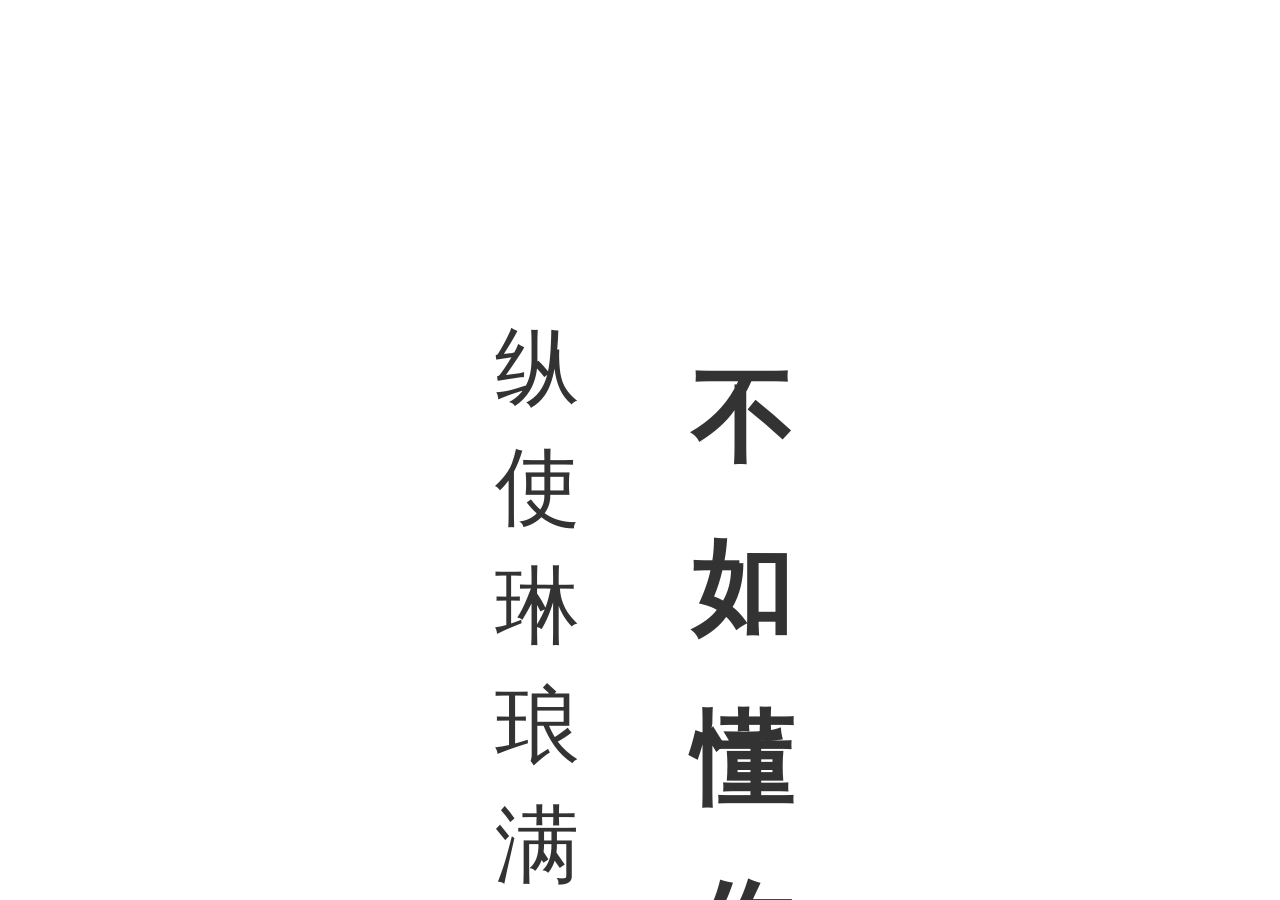
<file: stressApp/index.html>
<!doctype html>
<html lang="en">
<head>
    <meta charset="UTF-8">
    <meta name="viewport"
          content="width=device-width, user-scalable=no, initial-scale=1.0, maximum-scale=1.0, minimum-scale=1.0">
    <meta http-equiv="X-UA-Compatible" content="ie=edge">
    <meta name="x5-orientation" content="portrait | landscape" />  
    <meta name="screen-orientation" content="portrait"> 
    <meta name="x5-fullscreen" content="true" />   
    <meta name="full-screen" content="yes">
    <meta name="format-detection" content="telephone=no, email=no" />
    <title>百科全书</title>
    <link rel="stylesheet" href="css/public.css" />
    <link rel="stylesheet" href="css/swiper.min.css">
    <link rel="stylesheet" href="css/animate.min.css">
    <link rel="stylesheet" href="css/index.css">
    <script src="js/jquery.js"></script>
    <script src="js/swiper.jquery.js"></script>
    <script src="js/swiper.animate1.0.2.min.js"></script>
    <script src="js/touch.js"></script>
    <script src="js/public.js"></script>
    <script src="js/shanping.js"></script>
    <script src="iconfont/iconfont.js"></script>
    <script src="js/iscroll.js"></script>
    <script src="iconfont/iconfont.js"></script>

</head>
<body class="bodys">
	
<div class="swiper-container ">
    <div class="swiper-wrapper index-box">
        <div class="swiper-slide index-list">
	
        <div class="index-font">
            <span class="ani" swiper-animate-effect="bounceInLeft" swiper-animate-duration="0.5s" swiper-animate-delay="0.3s">纵使琳琅满目</span>
            <span class="ani" swiper-animate-effect="bounceInRight" swiper-animate-duration="0.5s" swiper-animate-delay="0.3s">不如懂你</span>
        </div>
        <div class="index-list-img">
            <img src="img/sp1-1.png" alt="" class="ani" swiper-animate-effect="fadeInUp" swiper-animate-duration="0.5s" swiper-animate-delay="0.3s">
        </div>
    </div>
   <div class="swiper-slide index-list">
        
        <div class="index-font">
            <span class="ani" swiper-animate-effect="fadeInUp" swiper-animate-duration="0.5s" swiper-animate-delay="0.3s">品质+<br>懂你</span>
            <span class="ani" swiper-animate-effect="fadeInUp" swiper-animate-duration="0.5s" swiper-animate-delay="0.3s">=恋物季</span>
        </div>
        <div class="index-list-img">
            <img src="img/sp2-1.png" alt="" class="ani" swiper-animate-effect="rotateIn" swiper-animate-duration="0.5s" swiper-animate-delay="0.3s">
            <img src="img/sp2-2.png" alt="" class="ani" swiper-animate-effect="rotateIn" swiper-animate-duration="0.5s" swiper-animate-delay="0.3s">
            
        </div>
        <div class="enter">
        	<img src="img/sp-login.png" alt="" class="ani" swiper-animate-effect="fadeIn" swiper-animate-duration="3s" swiper-animate-delay="0.3s"/>
            <a	href="home.html" class="ani" swiper-animate-effect="fadeIn" swiper-animate-duration="3s" swiper-animate-delay="0.3s">开启舒适新生活</a>
        </div>
    </div>
    </div>
</div>
</body>
</html>
</file>
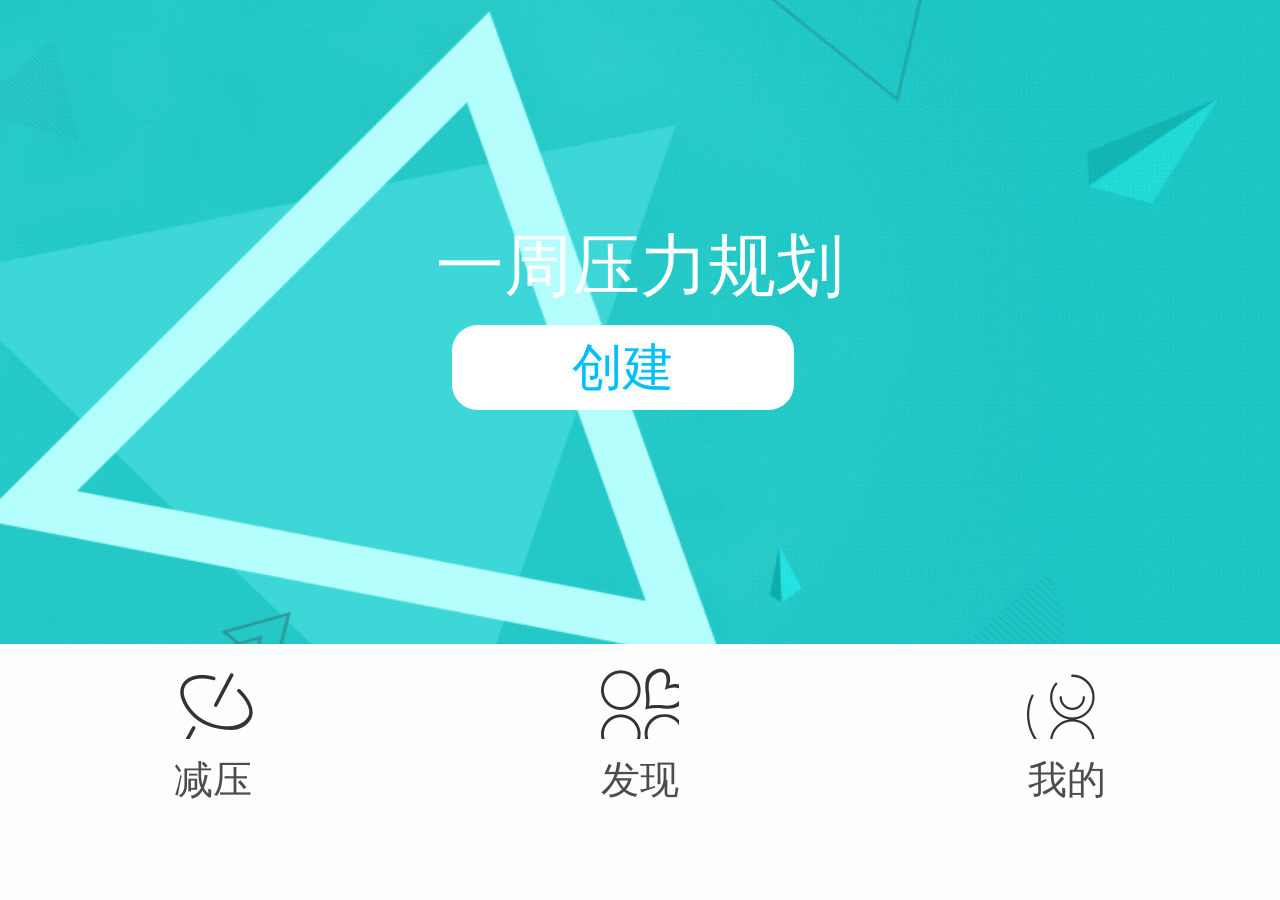
<file: stressApp/home.html>
<!doctype html>
<html lang="en">
<head>
    <meta charset="UTF-8">
    <meta name="viewport"
          content="width=device-width, user-scalable=no, initial-scale=1.0, maximum-scale=1.0, minimum-scale=1.0">
    <meta http-equiv="X-UA-Compatible" content="ie=edge">
    <meta name="x5-orientation" content="portrait | landscape" />  
    <meta name="screen-orientation" content="portrait"> 
    <meta name="x5-fullscreen" content="true" />   
    <meta name="full-screen" content="yes">
    <meta name="format-detection" content="telephone=no, email=no" />
    <title>首页</title>
    <link rel="stylesheet" href="css/public.css" />
    <link rel="stylesheet" href="css/swiper.min.css">
    <link rel="stylesheet" href="css/animate.min.css">
    <link rel="stylesheet" href="css/home.css">
    <script src="js/jquery.js"></script>
    <script src="js/swiper.jquery.js"></script>
    <script src="js/swiper.animate1.0.2.min.js"></script>
    <script src="js/public.js"></script>
    <script src="js/index.js"></script>
    <script src="iconfont/iconfont.js"></script>
    <script src="js/iscroll.js"></script>
    <script src="iconfont/iconfont.js"></script>
</head>
<body>

<div id="wrapper">
    <div id="scroller">
        <div class="up">没有更多内容</div>
        <ul>
            <li>
    <!-- 一周压力规划 -->
        <div class="weeks">
            <div class="week-font">
            	<span class="week-title">一周压力规划</span>
            	<a href="note.html">创建</a>
            </div>
        </div>
    <!-- top导航 -->
        <ul class="hot-top">
            <li class="hot-list">
                <a href="show.html" class="tubiao"></a>
                <a href="show.html">减压</a>
            </li>
            <li class="hot-list">
                <a href="show.html" class="tubiao"></a>            
                <a href="show.html">发现</a>
            </li>
            <li class="hot-list">
                <a href="show.html" class="tubiao"></a>
                <a href="show.html">我的</a>
            </li>
            <li class="hot-list">
                <a href="show.html" class="tubiao"></a>            
                <a href="show.html">发现</a>
            </li>
            <li class="hot-list">
                <a href="list-music.html" class="tubiao">&#xe691;</a>
                <a href="list-music.html">更多</a>
            </li>
        </ul>       
    <!--专注*提高效率-->    
        <div class="absorbed">
        	<a href="list-high.html">
        		<svg class="icon" aria-hidden="true">
                    <use xlink:href="#icon-imgtime"></use>
                </svg>
        	</a>
        	<a href="all.html"></a>
        	<a href="video.html"></a>
        </div>
    <!-- //banner -->
        <div class="swiper-container">
            <div class="swiper-wrapper banners">
                <div class="swiper-slide ">
                    <a href="show-font.html" class="ban-font-box">
                        <span class="ban-fonts">冬季易失眠？助你安睡</span>
                        <img src="img/shu.png" alt="">
                    </a>
                </div>
                <div class="swiper-slide">
                    <a href="show-font.html" class="ban-font-box">
                        <span class="ban-fonts">普及宪法知识</span>

                    </a>
                </div>
                <div class="swiper-slide">
                    <a href="show-font.html"  class="ban-font-box">
                        <span class="ban-fonts">普及宪法知识</span>
                    </a>
                </div>
                <div class="swiper-slide">
                    <a href="show-font.html" class="ban-font-box">
                        <span class="ban-fonts">普及宪法知识</span>
                    </a>
                </div>
            </div>
            <!-- 如果需要滚动条 -->
            <div class="swiper-pagination " id="wheels"></div>
        </div>
            </li>
        </ul>
      <div class="down">正在加载...</div>
    </div>
</div>

<!-- 导航 -->
    <ul class="hot">
        <li class="hot-list">
            <a href="home.html" class="tubiao">&#xe6c5;</a>
            <a href="home.html">减压</a>
        </li>
        <li class="hot-list">
            <a href="list.html" class="tubiao">&#xe601;</a>            
            <a href="list.html">发现</a>
        </li>
        <li class="hot-list">
            <a href="login.html" class="tubiao">&#xe607;</a>
            <a href="login.html">我的</a>
        </li>
    </ul>
</body>
</html>
</file>
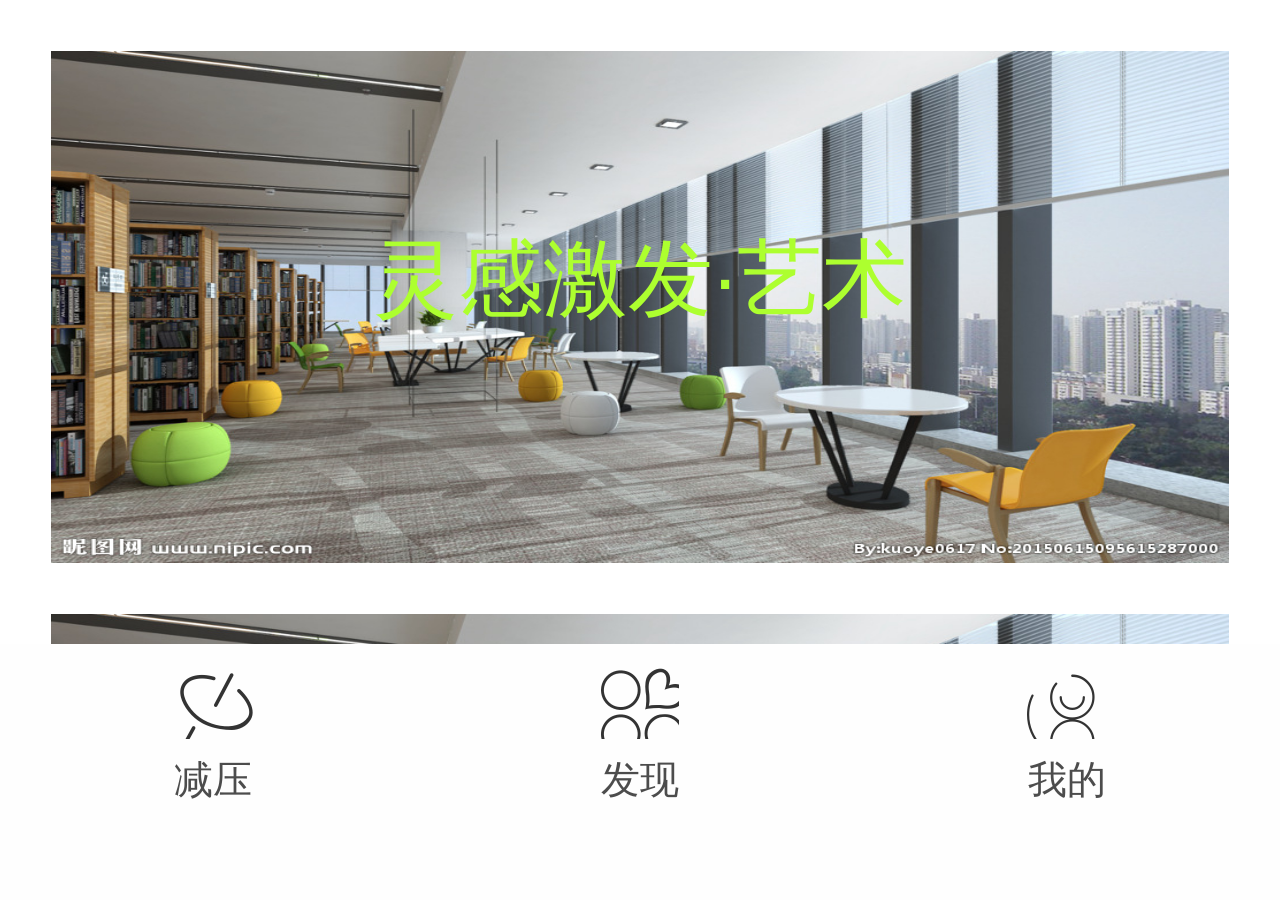
<file: stressApp/list-high.html>
<!doctype html>
<html lang="en">
<head>
    <meta charset="UTF-8">
    <meta name="viewport"
          content="width=device-width, user-scalable=no, initial-scale=1.0, maximum-scale=1.0, minimum-scale=1.0">
    <meta http-equiv="X-UA-Compatible" content="ie=edge">
    <meta name="x5-orientation" content="portrait | landscape" />  
    <meta name="screen-orientation" content="portrait"> 
    <meta name="x5-fullscreen" content="true" />   
    <meta name="full-screen" content="yes">
    <meta name="format-detection" content="telephone=no, email=no" />
    <title>list列表</title>
    <link rel="stylesheet" href="css/public.css" />
    <link rel="stylesheet" href="css/swiper.min.css">
    <link rel="stylesheet" href="css/animate.min.css">
    <link rel="stylesheet" href="css/list-high.css">
    <script src="js/jquery.js"></script>
    <script src="js/swiper.jquery.js"></script>
    <script src="js/swiper.animate1.0.2.min.js"></script>
    <script src="js/public.js"></script>
    <script src="js/index.js"></script>
    <script src="iconfont/iconfont.js"></script>
    <script src="js/iscroll.js"></script>
    <script src="iconfont/iconfont.js"></script>
</head>
<body>

<div id="wrapper">
    <div id="scroller">
        <div class="up">没有更多内容</div>
        <ul>
            <li>
                 <ul class="list-box">
                 	<li class="lists">
                 		<a href="show-high.html">
                 		    <div class="lists-font">
                 		    <span>灵感激发·艺术</span>
                 		    </div>
                 		</a>
                 	</li>
                 	<li class="lists">
                 		<a href="show-high.html">
                 		    <div class="lists-font">
                 		    <span>灵感激发·艺术</span>
                 		    </div>
                 		</a>
                 		
                 	</li>
                 	<li class="lists">
                 		<a href="show-high.html">
                 		    <div class="lists-font">
                 		    <span>图书馆</span>
                 		    </div>
                 		</a>
                 		
                 	</li>
                 	<li class="lists">
                 		<a href="show-high.html">
                 		    <div class="lists-font">
                 		    <span>咖啡厅</span>
                 		    </div>
                 		</a>
                 		
                 	</li>
                 	<li class="lists">
                 		<a href="show-high.html">
                 		    <div class="lists-font">
                 		    <span>高效学习</span>
                 		    </div>
                 		</a>
                 		
                 	</li>
                 </ul>
            </li>
        </ul>
      <div class="down">正在加载...</div>
    </div>
</div>

<!-- 导航 -->
    <ul class="hot">
        <li class="hot-list">
            <a href="home.html" class="tubiao">&#xe6c5;</a>
            <a href="home.html">减压</a>
        </li>
        <li class="hot-list">
            <a href="list.html" class="tubiao">&#xe601;</a>            
            <a href="list.html">发现</a>
        </li>
        <li class="hot-list">
            <a href="pe.html" class="tubiao">&#xe607;</a>
            <a href="pe.html">我的</a>
        </li>
    </ul>
</body>
</html>
</file>
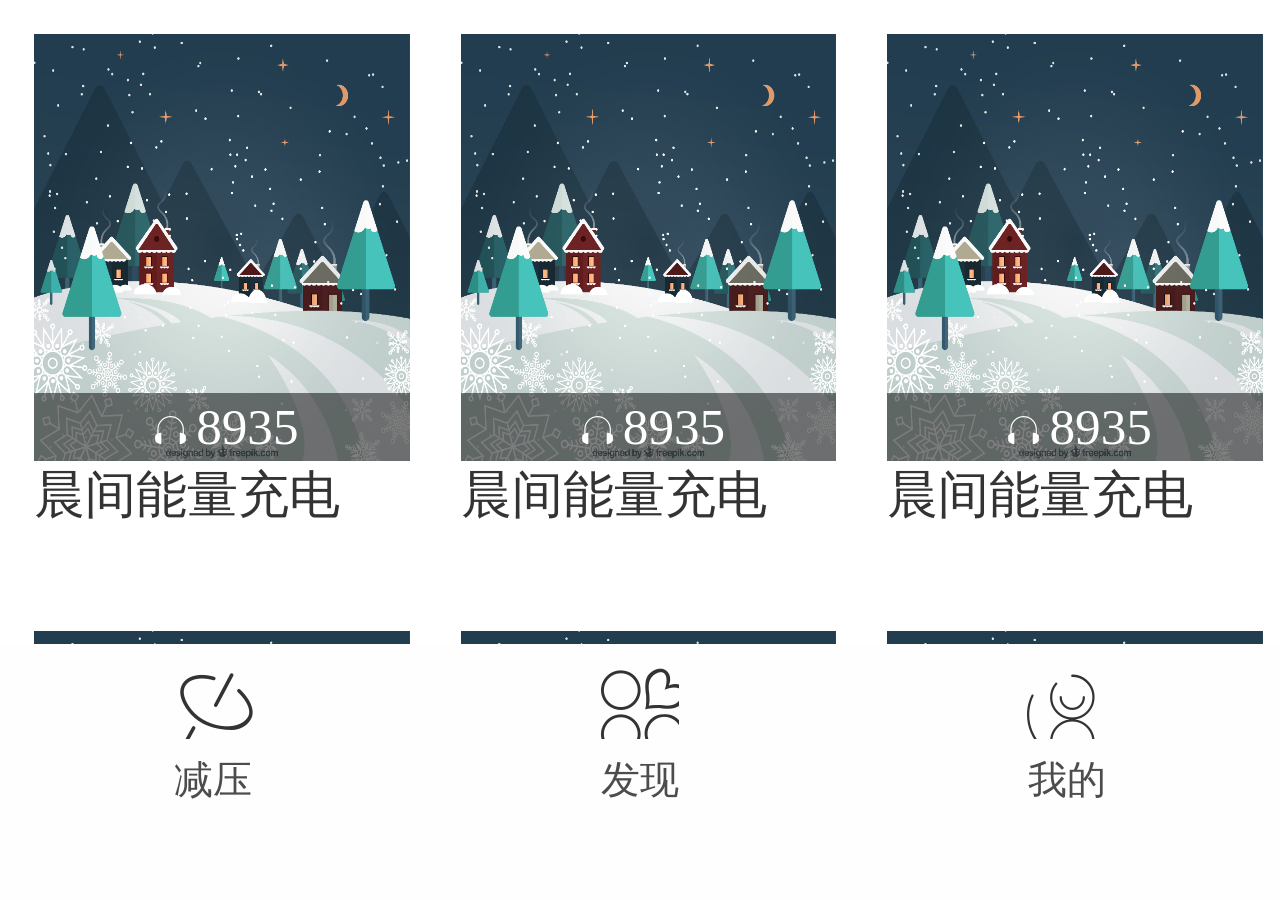
<file: stressApp/list-music.html>
<!doctype html>
<html lang="en">
<head>
    <meta charset="UTF-8">
    <meta name="viewport"
          content="width=device-width, user-scalable=no, initial-scale=1.0, maximum-scale=1.0, minimum-scale=1.0">
    <meta http-equiv="X-UA-Compatible" content="ie=edge">
    <meta name="x5-orientation" content="portrait | landscape" />  
    <meta name="screen-orientation" content="portrait"> 
    <meta name="x5-fullscreen" content="true" />   
    <meta name="full-screen" content="yes">
    <meta name="format-detection" content="telephone=no, email=no" />
    <title>音乐列表页</title>
    <link rel="stylesheet" href="css/public.css" />
    <link rel="stylesheet" href="css/swiper.min.css">
    <link rel="stylesheet" href="css/animate.min.css">
    <link rel="stylesheet" href="css/list-music.css">
    <script src="js/jquery.js"></script>
    <script src="js/swiper.jquery.js"></script>
    <script src="js/swiper.animate1.0.2.min.js"></script>
    <script src="js/public.js"></script>
    <script src="js/index.js"></script>
    <script src="iconfont/iconfont.js"></script>
    <script src="js/iscroll.js"></script>
    <script src="iconfont/iconfont.js"></script>
</head>
<body>

<div id="wrapper">
    <div id="scroller">
        <div class="up">没有更多内容</div>
        <ul>
            <li>
                 <ul class="list-box">
                 	<li class="lists">
                 		<a href="show.html">
                 			<div class="lists-img">
                 			<img src="img/musics.jpg" alt="" />
                 			<span>&#xe605;8935</span>
                 			</div>
                 			<span>晨间能量充电</span>
                 		</a>
                 	</li>
                 	<li class="lists">
                 		<a href="show.html">
                 			<div class="lists-img">
                 			<img src="img/musics.jpg" alt="" />
                 			<span>&#xe605;8935</span>
                 			</div>
                 			<span>晨间能量充电</span>
                 		</a>
                 	</li>
                 	<li class="lists">
                 		<a href="show.html">
                 			<div class="lists-img">
                 			<img src="img/musics.jpg" alt="" />
                 			<span>&#xe605;8935</span>
                 			</div>
                 			<span>晨间能量充电</span>
                 		</a>
                 	</li>
                 	<li class="lists">
                 		<a href="show.html">
                 			<div class="lists-img">
                 			<img src="img/musics.jpg" alt="" />
                 			<span>&#xe605;8935</span>
                 			</div>
                 			<span>晨间能量充电</span>
                 		</a>
                 	</li>
                 	<li class="lists">
                 		<a href="show.html">
                 			<div class="lists-img">
                 			<img src="img/musics.jpg" alt="" />
                 			<span>&#xe605;8935</span>
                 			</div>
                 			<span>晨间能量充电</span>
                 		</a>
                 	</li>
                 	<li class="lists">
                 		<a href="show.html">
                 			<div class="lists-img">
                 			<img src="img/musics.jpg" alt="" />
                 			<span>&#xe605;8935</span>
                 			</div>
                 			<span>晨间能量充电</span>
                 		</a>
                 	</li><li class="lists">
                 		<a href="show.html">
                 			<div class="lists-img">
                 			<img src="img/musics.jpg" alt="" />
                 			<span>&#xe605;8935</span>
                 			</div>
                 			<span>晨间能量充电</span>
                 		</a>
                 	</li>
                 	
                 </ul>
            </li>
        </ul>
      <div class="down">正在加载...</div>
    </div>
</div>

<!-- 导航 -->
    <ul class="hot">
        <li class="hot-list">
            <a href="home.html" class="tubiao">&#xe6c5;</a>
            <a href="home.html">减压</a>
        </li>
        <li class="hot-list">
            <a href="list.html" class="tubiao">&#xe601;</a>            
            <a href="list.html">发现</a>
        </li>
        <li class="hot-list">
            <a href="pe.html" class="tubiao">&#xe607;</a>
            <a href="pe.html">我的</a>
        </li>
    </ul>
</body>
</html>
</file>
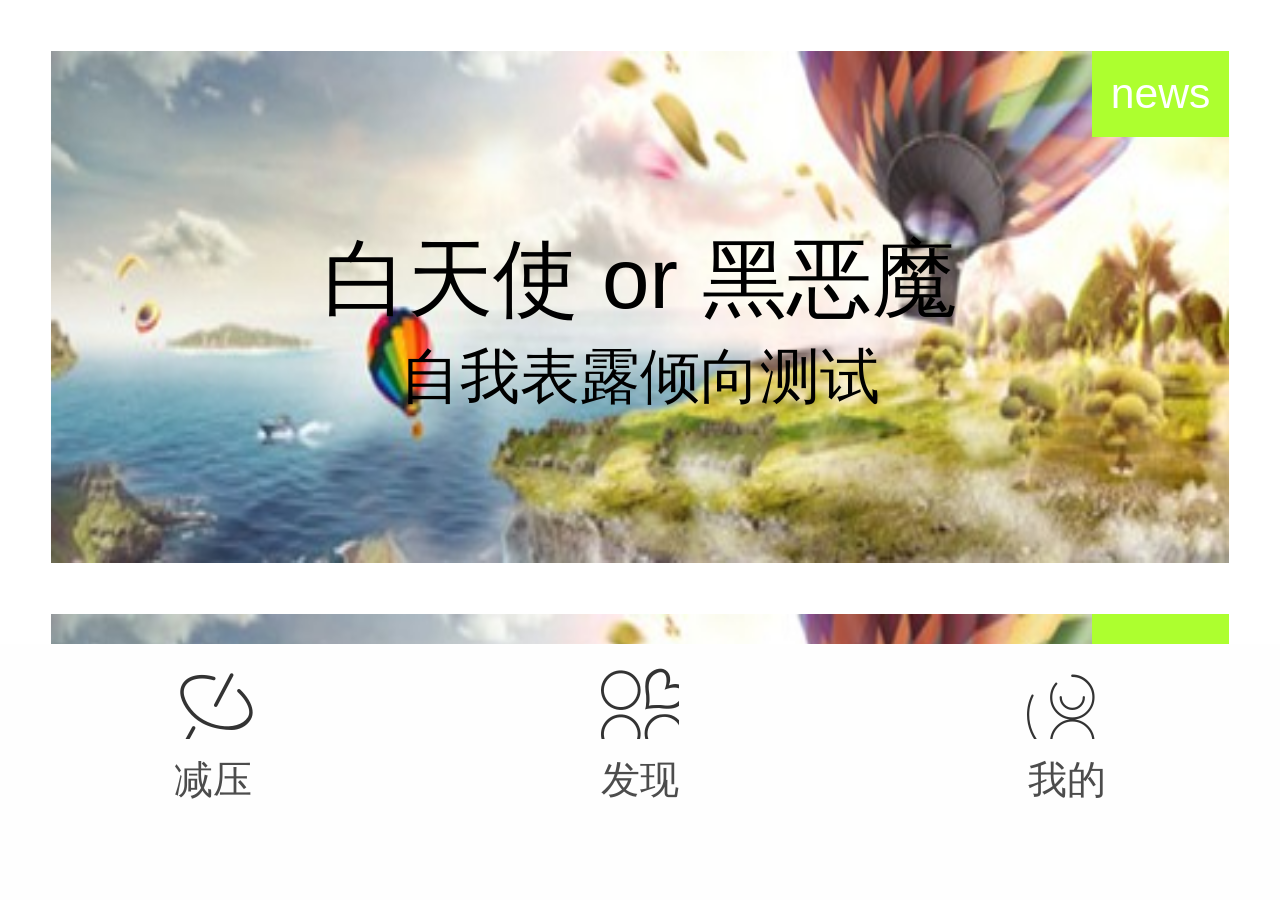
<file: stressApp/list.html>
<!doctype html>
<html lang="en">
<head>
    <meta charset="UTF-8">
    <meta name="viewport"
          content="width=device-width, user-scalable=no, initial-scale=1.0, maximum-scale=1.0, minimum-scale=1.0">
    <meta http-equiv="X-UA-Compatible" content="ie=edge">
    <meta name="x5-orientation" content="portrait | landscape" />  
    <meta name="screen-orientation" content="portrait"> 
    <meta name="x5-fullscreen" content="true" />   
    <meta name="full-screen" content="yes">
    <meta name="format-detection" content="telephone=no, email=no" />
    <title>find列表页</title>
    <link rel="stylesheet" href="css/public.css" />
    <link rel="stylesheet" href="css/swiper.min.css">
    <link rel="stylesheet" href="css/animate.min.css">
    <link rel="stylesheet" href="css/list.css">
    <script src="js/jquery.js"></script>
    <script src="js/swiper.jquery.js"></script>
    <script src="js/swiper.animate1.0.2.min.js"></script>
    <script src="js/public.js"></script>
    <script src="js/index.js"></script>
    <script src="iconfont/iconfont.js"></script>
    <script src="js/iscroll.js"></script>
    <script src="iconfont/iconfont.js"></script>
</head>
<body>

<div id="wrapper">
    <div id="scroller">
        <div class="up">没有更多内容</div>
        <ul>
            <li>
                 <ul class="list-box">
                 	<li class="lists">
                 		<a href="show.html">
                 		    <div class="lists-font">
                 		    <span>白天使 or 黑恶魔</span>
                 		    <span>自我表露倾向测试</span>
                 		    </div>
                 		</a>
                 		<div class="lists-news">news</div>
                 	</li>
                 	<li class="lists">
                 		<a href="show.html">
                 		    <div class="lists-font">
                 		    <span>白天使 or 黑恶魔</span>
                 		    <span>自我表露倾向测试</span>
                 		    </div>
                 		</a>
                 		<div class="lists-news">news</div>
                 		
                 	</li>
                 	<li class="lists">
                 		<a href="show.html">
                 		    <div class="lists-font">
                 		    <span>白天使 or 黑恶魔</span>
                 		    <span>自我表露倾向测试</span>
                 		    </div>
                 		</a>
                 		<div class="lists-news">news</div>
                 		
                 	</li>
                 	<li class="lists">
                 		<a href="show.html">
                 		    <div class="lists-font">
                 		    <span>白天使 or 黑恶魔</span>
                 		    <span>自我表露倾向测试</span>
                 		    </div>
                 		</a>
                 		<div class="lists-news">news</div>
                 		
                 	</li>
                 	<li class="lists">
                 		<a href="show.html">
                 		    <div class="lists-font">
                 		    <span>白天使 or 黑恶魔</span>
                 		    <span>自我表露倾向测试</span>
                 		    </div>
                 		</a>
                 		<div class="lists-news">news</div>
                 		
                 	</li>
                 </ul>
            </li>
        </ul>
      <div class="down">正在加载...</div>
    </div>
</div>

<!-- 导航 -->
    <ul class="hot">
        <li class="hot-list">
            <a href="home.html" class="tubiao">&#xe6c5;</a>
            <a href="home.html">减压</a>
        </li>
        <li class="hot-list">
            <a href="list.html" class="tubiao">&#xe601;</a>            
            <a href="list.html">发现</a>
        </li>
        <li class="hot-list">
            <a href="login.html" class="tubiao">&#xe607;</a>
            <a href="login.html">我的</a>
        </li>
    </ul>
</body>
</html>
</file>
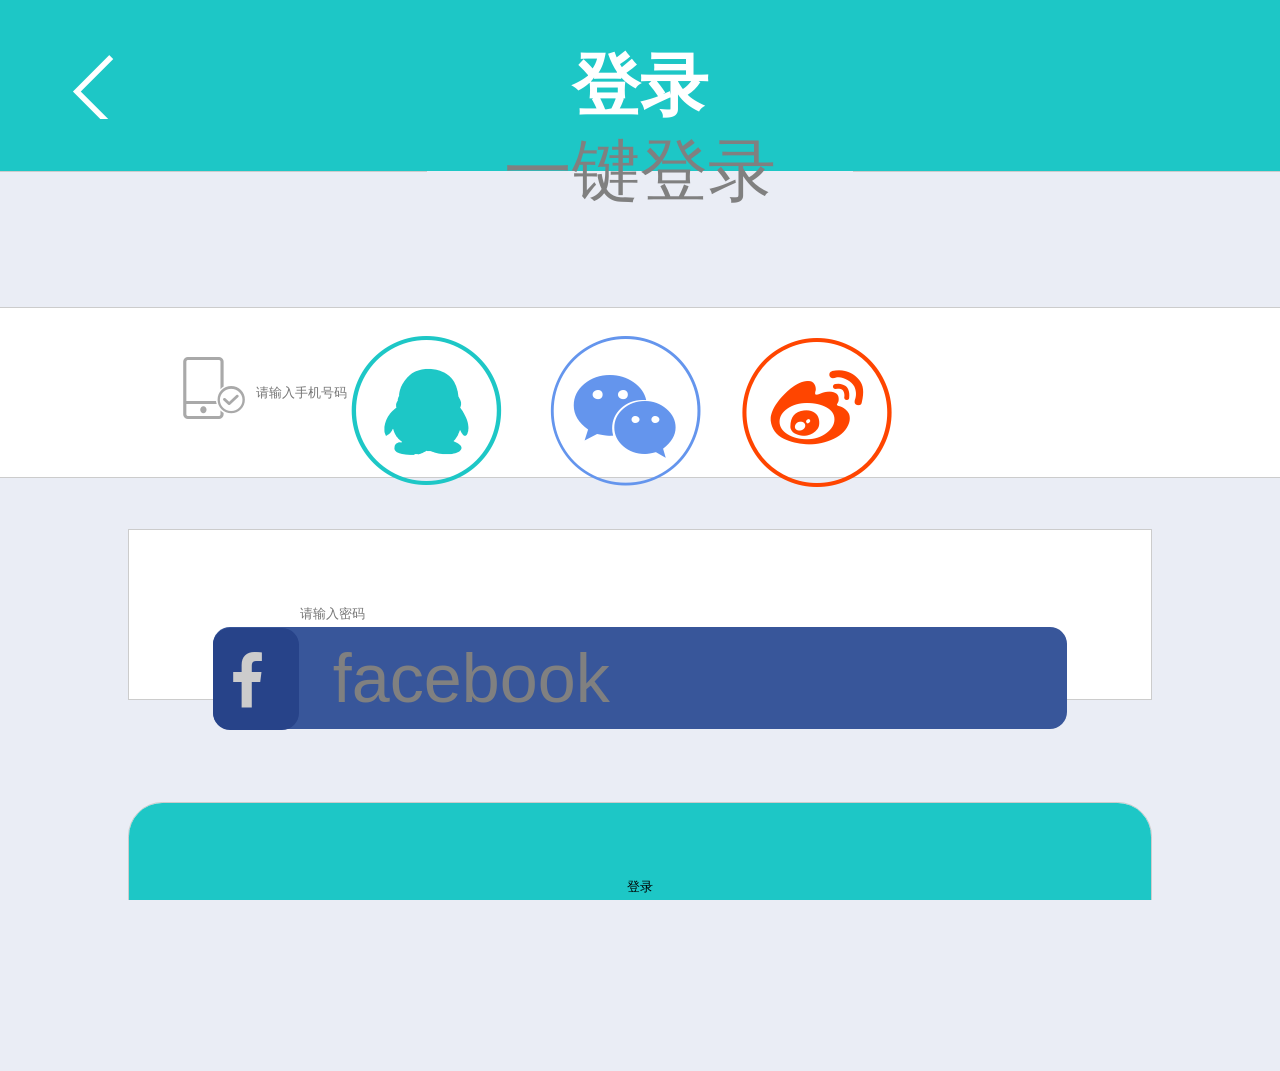
<file: stressApp/login.html>
<!doctype html>
<html lang="en">
<head>
    <meta charset="UTF-8">
    <meta name="viewport"
          content="width=device-width, user-scalable=no, initial-scale=1.0, maximum-scale=1.0, minimum-scale=1.0">
    <meta http-equiv="X-UA-Compatible" content="ie=edge">
    <meta name="x5-orientation" content="portrait | landscape" />  
    <meta name="screen-orientation" content="portrait"> 
    <meta name="x5-fullscreen" content="true" />   
    <meta name="full-screen" content="yes">
    <meta name="format-detection" content="telephone=no, email=no" />
    <title>登录</title>
    <link rel="stylesheet" href="css/public.css" />
    <link rel="stylesheet" href="css/swiper.min.css">
    <link rel="stylesheet" href="css/animate.min.css">
    <link rel="stylesheet" href="css/login.css">
    <script src="js/jquery.js"></script>
    <script src="js/swiper.jquery.js"></script>
    <script src="js/swiper.animate1.0.2.min.js"></script>
    <script src="js/public.js"></script>
    <script src="js/all.js"></script>
    <script src="iconfont/iconfont.js"></script>
    <script src="js/iscroll.js"></script>
    <script src="iconfont/iconfont.js"></script>
</head>
<body class="bodys">
	<a href="home.html" class="backs">&#xe600;</a>
    <h3>登录</h3>
    <ul class="login-input-box">
    	<li class="login-user"><span>&#xe686;</span><input type="text" placeholder="请输入手机号码" class="username"/></li>
    	<li class="login-user"><input type="text" placeholder="请输入密码" class="username"/></li>
    	<li class="login-user"><input type="button" value="登录"/></li>
    </ul>
    <div class="login--box">
    	<div class="login-line">一键登录</div>
    	<ul class="login-way">
    		<li>&#xe606;</li>
    		<li>&#xe675;</li>
    		<li>&#xe603;</li>
    	</ul>
    	<div class="facebook">facebook</div>
    </div>
</body>
</html>
</file>
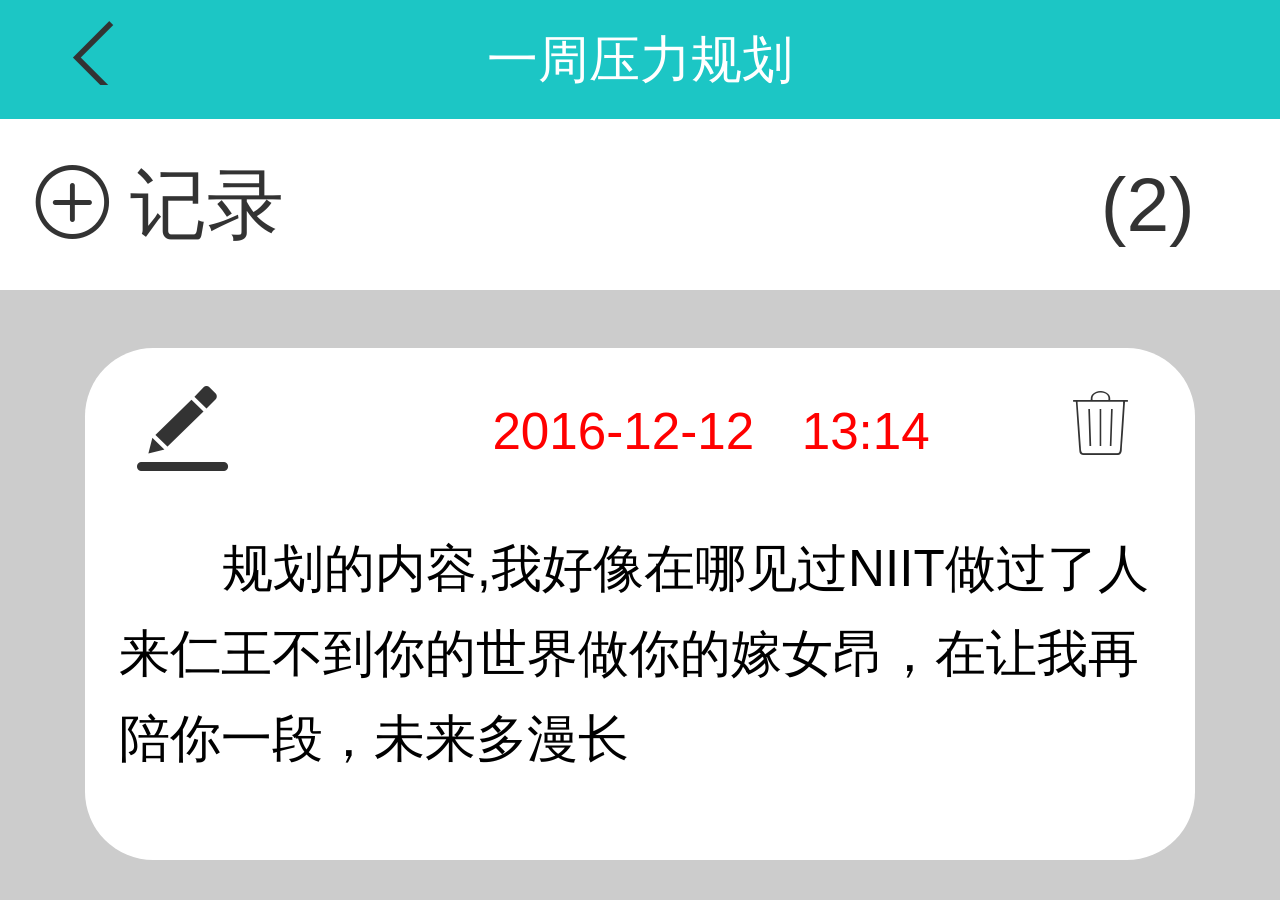
<file: stressApp/note.html>
<!doctype html>
<html lang="en">
<head>
    <meta charset="UTF-8">
    <meta name="viewport"
          content="width=device-width, user-scalable=no, initial-scale=1.0, maximum-scale=1.0, minimum-scale=1.0">
    <meta http-equiv="X-UA-Compatible" content="ie=edge">
    <meta name="x5-orientation" content="portrait | landscape" />  
    <meta name="screen-orientation" content="portrait"> 
    <meta name="x5-fullscreen" content="true" />   
    <meta name="full-screen" content="yes">
    <meta name="format-detection" content="telephone=no, email=no" />
    <title>规划输入页</title>
    <link rel="stylesheet" href="css/public.css" />
    <link rel="stylesheet" href="css/swiper.min.css">
    <link rel="stylesheet" href="css/animate.min.css">
    <link rel="stylesheet" href="css/note.css">
    <script src="js/jquery.js"></script>
    <script src="js/swiper.jquery.js"></script>
    <script src="js/swiper.animate1.0.2.min.js"></script>
    <script src="js/public.js"></script>
    <script src="js/note.js"></script>
    <script src="iconfont/iconfont.js"></script>
    <script src="js/iscroll.js"></script>
    <script src="iconfont/iconfont.js"></script>
    <script src="js/touch.js"></script>
</head>
<body>
<div class="note-box">
    <a href="home.html" class="backs">&#xe600;</a>
	<div class="note-title">一周压力规划</div>
	<div class="note-create">记录
	    <span class="counts">(2)</span>
	</div>
	<div class="note-input">
	    	<div class="note-input-box">
	    	    <input type="text" />
	    	    <input type="button" value="取消"/>
	    	    <input type="button" value="保存"/>
	    	</div>
	    </div>
	<!--中间滚动内容-->
	<div id="wrapper" style="top:1.84rem">
    <div id="scroller">
        <div class="up">已到顶部</div>
        <ul>
            <li>
    <!--滚动内容ul 中间部分为框架-->
	<ul class="note-write">
		<li>
			<div class="note-write-title">
				<span class="note-and exit">&#xe679;</span>
				<span class="note-del exit">&#xe64e;</span>
				<span>2016-12-12</span>
				<span>13:14</span>
				<p>
					规划的内容,我好像在哪见过NIIT做过了人来仁王不到你的世界做你的嫁女昂，在让我再陪你一段，未来多漫长
				</p>
			</div>
		</li>
		
	</ul>

            </li>
        </ul>
        <div class="down">正在加载...</div>
    </div>
    </div>

</body>
</html>
</file>
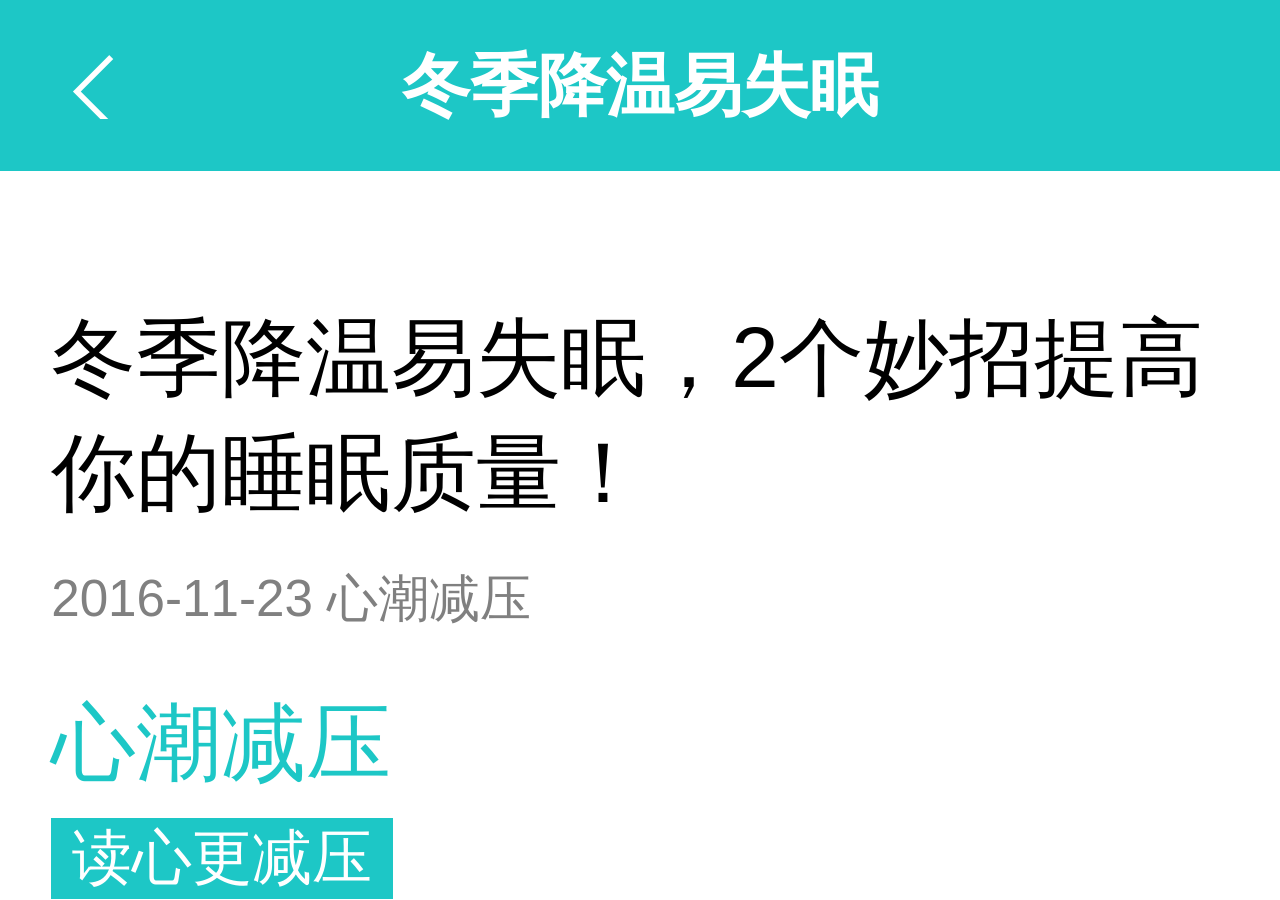
<file: stressApp/show-font.html>
<!doctype html>
<html lang="en">
<head>
    <meta charset="UTF-8">
    <meta name="viewport"
          content="width=device-width, user-scalable=no, initial-scale=1.0, maximum-scale=1.0, minimum-scale=1.0">
    <meta http-equiv="X-UA-Compatible" content="ie=edge">
    <meta name="x5-orientation" content="portrait | landscape" />  
    <meta name="screen-orientation" content="portrait"> 
    <meta name="x5-fullscreen" content="true" />   
    <meta name="full-screen" content="yes">
    <meta name="format-detection" content="telephone=no, email=no" />
    <title>文章详情页</title>
    <link rel="stylesheet" href="css/public.css" />
    <link rel="stylesheet" href="css/swiper.min.css">
    <link rel="stylesheet" href="css/animate.min.css">
    <link rel="stylesheet" href="css/show-font.css">
    <script src="js/jquery.js"></script>
    <script src="js/swiper.jquery.js"></script>
    <script src="js/swiper.animate1.0.2.min.js"></script>
    <script src="js/public.js"></script>
    <script src="js/all.js"></script>
    <script src="iconfont/iconfont.js"></script>
    <script src="js/iscroll.js"></script>
    <script src="iconfont/iconfont.js"></script>
</head>
<body>
	<a href="home.html" class="backs">&#xe600;</a>
    <h3>冬季降温易失眠</h3>
<div id="wrapper" style="top:1.1rem">
    <div id="scroller">
        <div class="up">没有更多内容</div>
        <ul>
            <li>
    <div class="sf-box">
    	<div class="sf-title">
    	    <h4>冬季降温易失眠，2个妙招提高你的睡眠质量！</h4>
    	    <span>2016-11-23    心潮减压</span>
    	    <span>心潮减压</span>
    	    <span>读心更减压</span>
    	    <p class="sf-title-mark">
    	    	立冬节气，立，建始也，表示冬季自此开始。中医认为，随着这一节气的到来，万物活动趋向休止，以冬眠状态养精蓄锐，为来年春天生机勃发做准备。
    	    </p>
    	</div>
    	<ul class="sf-font-box">
    		<li class="sf-font-list">
    			<h5>冬季温度骤变，气候影响睡眠</h5>
    			<div class="sf-font-img">
    			    <img src="img/fjing.jpg" alt="" width="100%"/>
    			</div>
    			<p>冬季气温骤变，气候影响睡眠立冬节气，立，建始也，表示冬季自此开始。中医认为，随着这一节气的到来，万物活动趋向休止，以冬眠状态养精蓄锐，为来年春天生机勃发做准备。冬季气温骤变，气候影响睡眠立冬节气，立，建始也，表示冬季自此开始。中医认为，随着这一节气的到来，万物活动趋向休止，以冬眠状态养精蓄锐，为来年春天生机勃发做准备。
    			</p>
    			<p>冬季气温骤变，气候影响睡眠立冬节气，立，建始也，表示冬季自此开始。中医认为，随着这一节气的到来，万物活动趋向休止，以冬眠状态养精蓄锐，为来年春天生机勃发做准备。冬季气温骤变，气候影响睡眠立冬节气，立，建始也，表示冬季自此开始。中医认为，随着这一节气的到来，万物活动趋向休止，以冬眠状态养精蓄锐，为来年春天生机勃发做准备。
    			</p>
    		</li>
    		<li class="sf-font-list">
    			<h5>冬季如何以睡补神</h5>
    			<div class="sf-font-img">
    			    <img src="img/fjing.jpg" alt="" width="100%"/>
    			</div>
    			<p>冬季气温骤变，气候影响睡眠立冬节气，立，建始也，表示冬季自此开始。中医认为，随着这一节气的到来，万物活动趋向休止，以冬眠状态养精蓄锐，为来年春天生机勃发做准备。冬季气温骤变，气候影响睡眠立冬节气，立，建始也，表示冬季自此开始。中医认为，随着这一节气的到来，万物活动趋向休止，以冬眠状态养精蓄锐，为来年春天生机勃发做准备。
    			</p>
    			<p>冬季气温骤变，气候影响睡眠立冬节气，立，建始也，表示冬季自此开始。中医认为，随着这一节气的到来，万物活动趋向休止，以冬眠状态养精蓄锐，为来年春天生机勃发做准备。冬季气温骤变，气候影响睡眠立冬节气，立，建始也，表示冬季自此开始。中医认为，随着这一节气的到来，万物活动趋向休止，以冬眠状态养精蓄锐，为来年春天生机勃发做准备。
    			</p>
    		</li>
    		
    	</ul>
    </div>
        </li>
        </ul>
      <div class="down">正在加载...</div>
    </div>
</div>
</body>
</html>
</file>
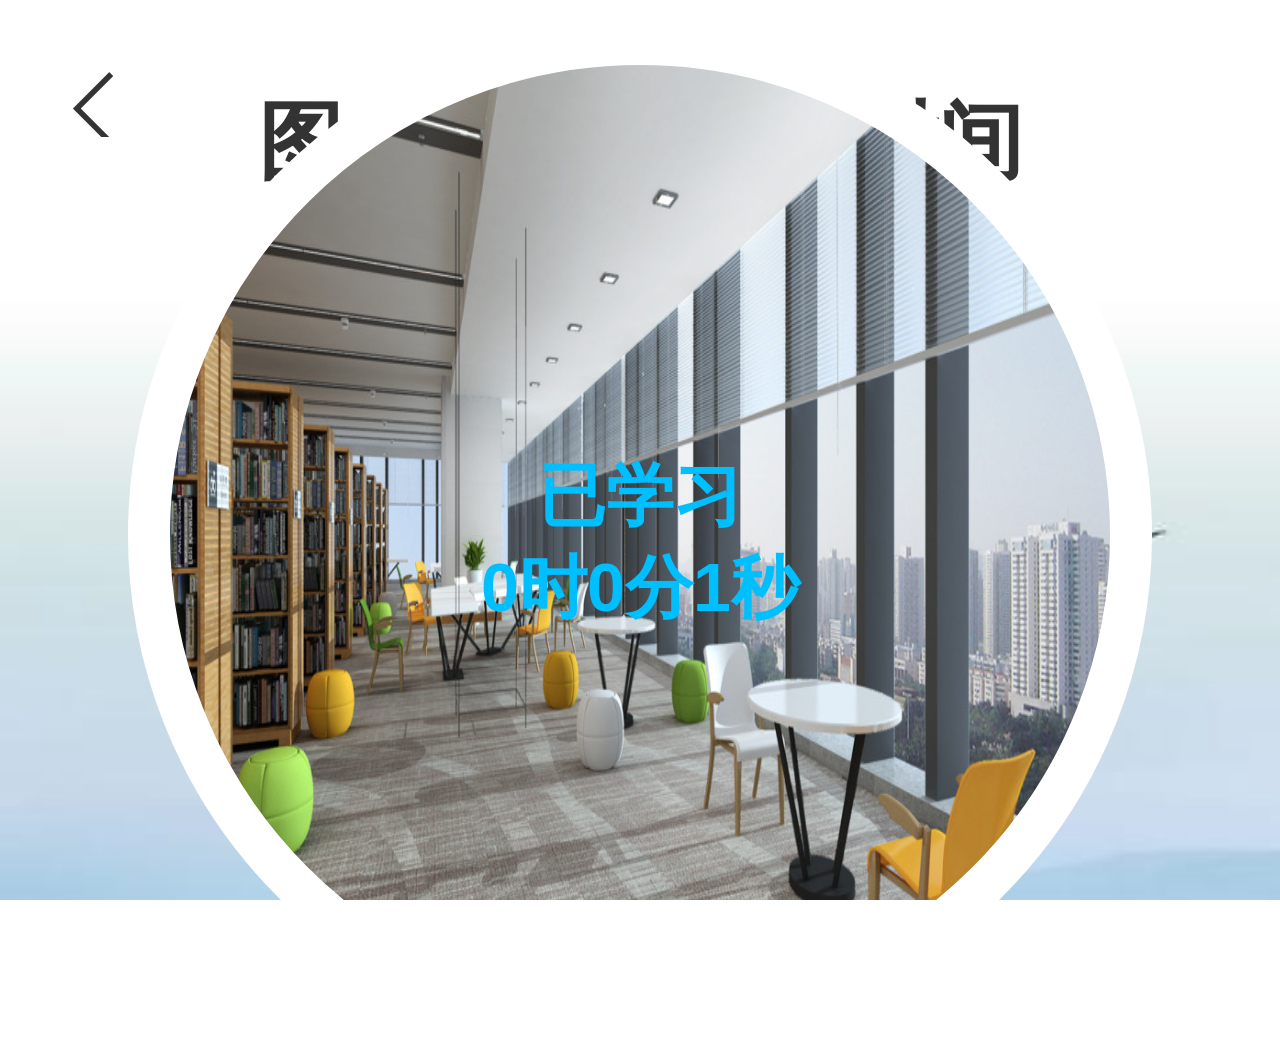
<file: stressApp/show-high.html>
<!doctype html>
<html lang="en">
<head>
    <meta charset="UTF-8">
    <meta name="viewport"
          content="width=device-width, user-scalable=no, initial-scale=1.0, maximum-scale=1.0, minimum-scale=1.0">
    <meta http-equiv="X-UA-Compatible" content="ie=edge">
    <meta name="x5-orientation" content="portrait | landscape" />  
    <meta name="screen-orientation" content="portrait"> 
    <meta name="x5-fullscreen" content="true" />   
    <meta name="full-screen" content="yes">
    <meta name="format-detection" content="telephone=no, email=no" />
    <title>学习倒计时·详情页</title>
    <link rel="stylesheet" href="css/public.css" />
    <link rel="stylesheet" href="css/swiper.min.css">
    <link rel="stylesheet" href="css/animate.min.css">
    <link rel="stylesheet" href="css/show.css">
    <script src="js/jquery.js"></script>
    <script src="js/swiper.jquery.js"></script>
    <script src="js/swiper.animate1.0.2.min.js"></script>
    <script src="js/public.js"></script>
    <script src="js/show.js"></script>
    <script src="iconfont/iconfont.js"></script>
    <script src="js/iscroll.js"></script>
    <script src="iconfont/iconfont.js"></script>
    <style>
    	.show-highs{
    		position:absolute;
    		top:0;
    		bottom:0;
    		left:0;right:0;
    		margin:auto;
    		width:6rem;
    		height:6rem;
    		background:url(img/library.jpg);
    		background-size:100% 100%;
    		border-radius:100%;
    		line-height:center;
    		/*transform:rotateZ(0deg);*/
    		/*transition:transform 2s ease;*/
            -webkit-animation:rotates 15s linear infinite ;
    		border:0.25rem solid #fff;
    	}
    	.box{
    		 width:5rem;
    		 height:1rem;
    		 position:absolute;
    		 left:0;right:0;top:0;bottom:0;margin:auto;
    		 color:#00BFFF;
    		 font-weight:bold;font-size:0.4rem;
    	}
    	@keyframes rotates {
    		0%{
    			transform:rotateZ(-360deg);
    			/*width:6rem;*/
    		}
    		100%{
    			transform:rotateZ(360deg);
    			/*width:2rem;*/
    		}
    	}
    </style>
</head>
<body>
	<a href="home.html" class="backs">&#xe600;</a>
<div class="show-box">
	<h3>图书馆高效学习时间</h3>
	<div class="show-highs">
	    
	</div>
	<div class="box">
		        已学习<br><!--<span></span>--><span></span>时<span></span>分<span></span>秒
	    </div>
</div>
</body>
</html>
<script>
	var date=new Date();

	
	setInterval(function(){
	var future=new Date();
		
		function riqi(date,future){
		var cha=(future.getTime()-date.getTime())/1000;
		var arr=[];
		/*var day=parseInt(cha/(3600*24));
		arr.push(day);*/
		var hour=parseInt(cha%(3600*24)/(60*60))
		arr.push(hour);
		var minute=parseInt(cha%(3600*24)%(60*60)/60)
		arr.push(minute);
		var second=parseInt(cha%(3600*24)%(60*60)%60);
		arr.push(second);
		return arr;
	}
    var arr=riqi(date,future);
    var span=document.getElementsByTagName("span");
    for(var i=0;i<span.length;i++){
    	span[i].innerHTML=arr[i];
    }
//  setInterval(function(){
//		var date=new Date();
	    /*var arr=riqi(date,future);
	    var span=document.getElementsByTagName("span");
	    for(var i=0;i<span.length;i++){
	    	span[i].innerHTML=arr[i];
	    }	*/
//  },0)
	},1000)
	
</script>
</file>
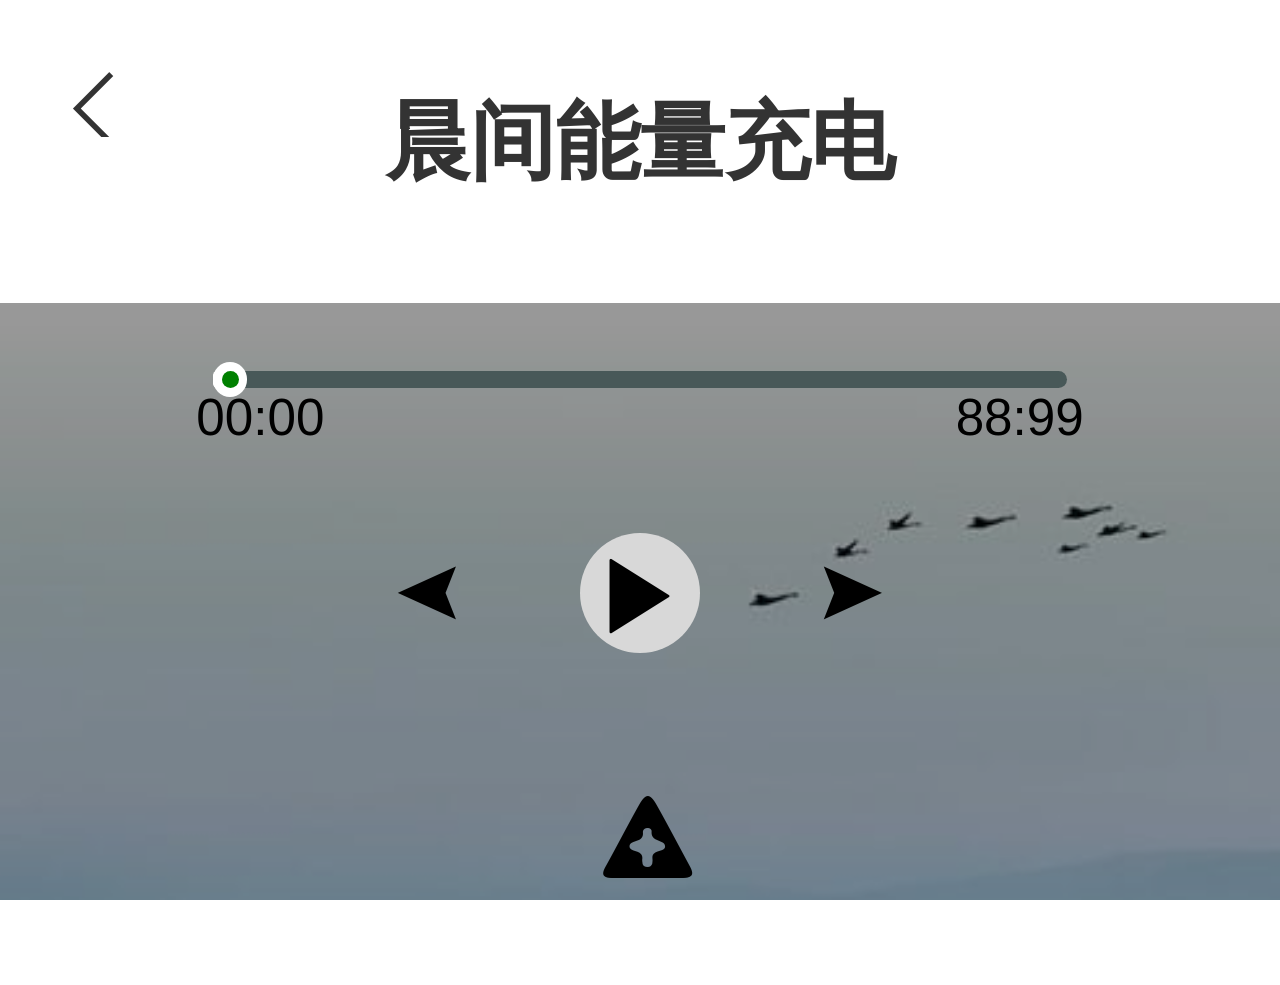
<file: stressApp/show.html>
<!doctype html>
<html lang="en">
<head>
    <meta charset="UTF-8">
    <meta name="viewport"
          content="width=device-width, user-scalable=no, initial-scale=1.0, maximum-scale=1.0, minimum-scale=1.0">
    <meta http-equiv="X-UA-Compatible" content="ie=edge">
    <meta name="x5-orientation" content="portrait | landscape" />  
    <meta name="screen-orientation" content="portrait"> 
    <meta name="x5-fullscreen" content="true" />   
    <meta name="full-screen" content="yes">
    <meta name="format-detection" content="telephone=no, email=no" />
    <title>音乐播放页</title>
    <link rel="stylesheet" href="css/public.css" />
    <link rel="stylesheet" href="css/swiper.min.css">
    <link rel="stylesheet" href="css/animate.min.css">
    <link rel="stylesheet" href="css/show.css">
    <script src="js/jquery.js"></script>
    <script src="js/swiper.jquery.js"></script>
    <script src="js/swiper.animate1.0.2.min.js"></script>
    <script src="js/public.js"></script>
    <script src="js/show.js"></script>
    <script src="iconfont/iconfont.js"></script>
    <script src="js/iscroll.js"></script>
    <script src="iconfont/iconfont.js"></script>
</head>
<body>
	<a href="home.html" class="backs">&#xe600;</a>
<div class="show-box">
	<h3>晨间能量充电</h3>
	<div class="shows">
		<div class="show-process-box">
			<div class="show-process"></div>
			<div class="show-process-dian"></div>
			<span class="show-process-start">00:00</span>
			<span class="show-process-end">88:99</span>
		</div>
		<div class="show-play-box">
			<div class="show-play-left">&#xe628;</div>
			<div class="show-play-ing">&#xe6ac;</div>
			<div class="show-play-right">&#xe62a;</div>
		</div>
		<div class="show-more">
			<div class="show-more-dian">&#xe611;</div>
			<ul class="show-mores">
				<li class="show-more-list">晨起冥想纯音乐</li>
				<li class="show-more-list">晨起冥想纯音乐</li>
				<li class="show-more-list">晨起冥想纯音乐</li>
				<li class="show-more-list">晨起冥想纯音乐</li>
			</ul>
		</div>
	</div>
</div>
</body>
</html>
</file>
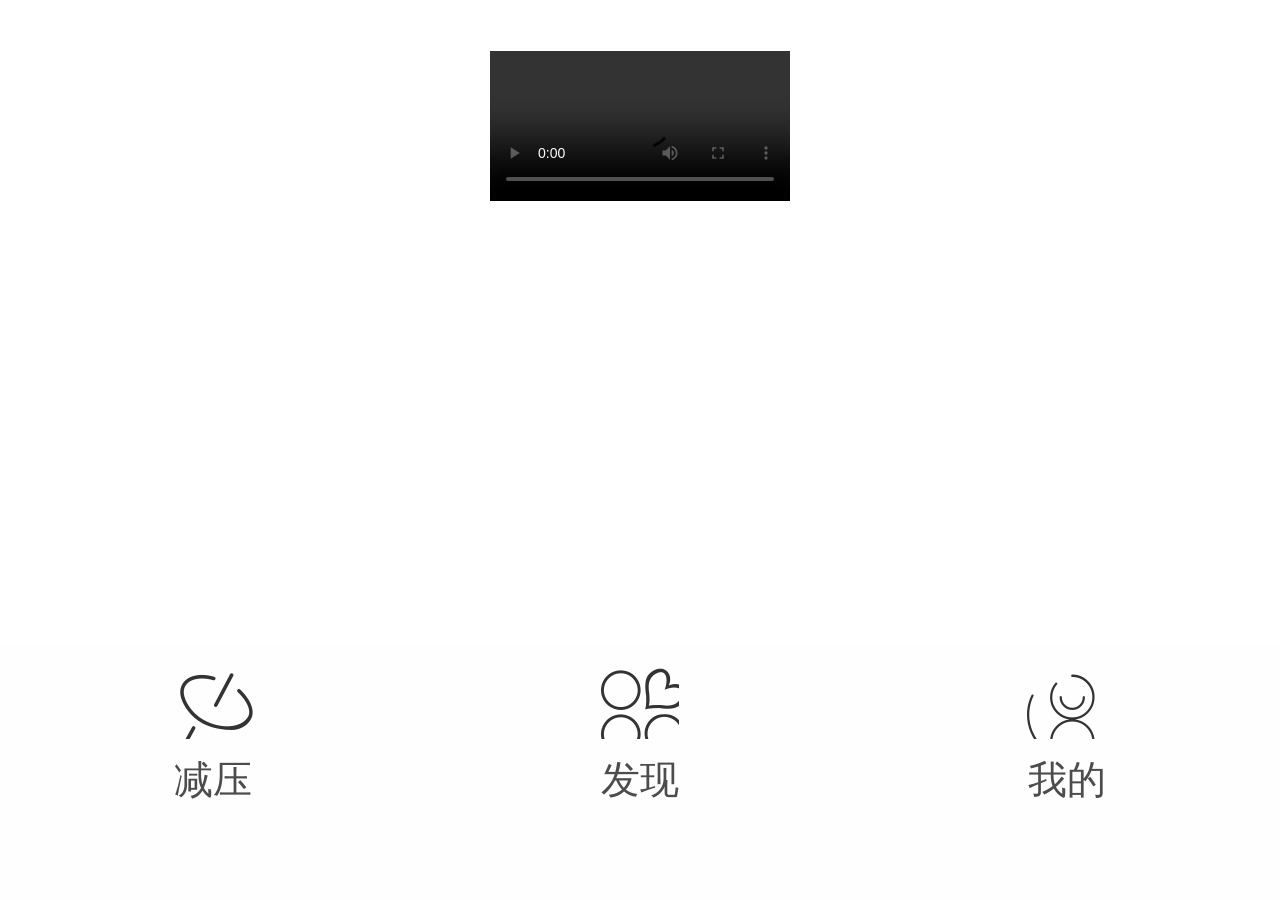
<file: stressApp/video.html>
<!doctype html>
<html lang="en">
<head>
    <meta charset="UTF-8">
    <meta name="viewport"
          content="width=device-width, user-scalable=no, initial-scale=1.0, maximum-scale=1.0, minimum-scale=1.0">
    <meta http-equiv="X-UA-Compatible" content="ie=edge">
    <meta name="x5-orientation" content="portrait | landscape" />  
    <meta name="screen-orientation" content="portrait"> 
    <meta name="x5-fullscreen" content="true" />   
    <meta name="full-screen" content="yes">
    <meta name="format-detection" content="telephone=no, email=no" />
    <title>find列表页</title>
    <link rel="stylesheet" href="css/public.css" />
    <link rel="stylesheet" href="css/swiper.min.css">
    <link rel="stylesheet" href="css/animate.min.css">
    <link rel="stylesheet" href="css/video.css">
    <script src="js/jquery.js"></script>
    <script src="js/swiper.jquery.js"></script>
    <script src="js/swiper.animate1.0.2.min.js"></script>
    <script src="js/public.js"></script>
    <script src="js/index.js"></script>
    <script src="iconfont/iconfont.js"></script>
    <script src="js/iscroll.js"></script>
    <script src="iconfont/iconfont.js"></script>
</head>
<body>

<div id="wrapper">
    <div id="scroller">
        <div class="up">没有更多内容</div>
        <ul>
            <li>
                 <ul class="list-box">
                 	<li class="lists">
                 		<video src="http://player.youku.com/player.php/sid/XMjUxOTA4MDE2/v.swf" controls="controls" autoplay="autoplay">您的浏览器不支持 video 标签。</video>
                 		<!--<embed src='http://player.youku.com/player.php/sid/XMjUxOTA4MDE2/v.swf' allowFullScreen='true' quality='high' width='480' height='200' align='middle' allowScriptAccess='always' type='application/x-shockwave-flash'></embed>-->
                 	</li>
                 	
                 </ul>
            </li>
        </ul>
      <div class="down">正在加载...</div>
    </div>
</div>

<!-- 导航 -->
    <ul class="hot">
        <li class="hot-list">
            <a href="home.html" class="tubiao">&#xe6c5;</a>
            <a href="home.html">减压</a>
        </li>
        <li class="hot-list">
            <a href="list.html" class="tubiao">&#xe601;</a>            
            <a href="list.html">发现</a>
        </li>
        <li class="hot-list">
            <a href="pe.html" class="tubiao">&#xe607;</a>
            <a href="pe.html">我的</a>
        </li>
    </ul>
</body>
</html>
</file>
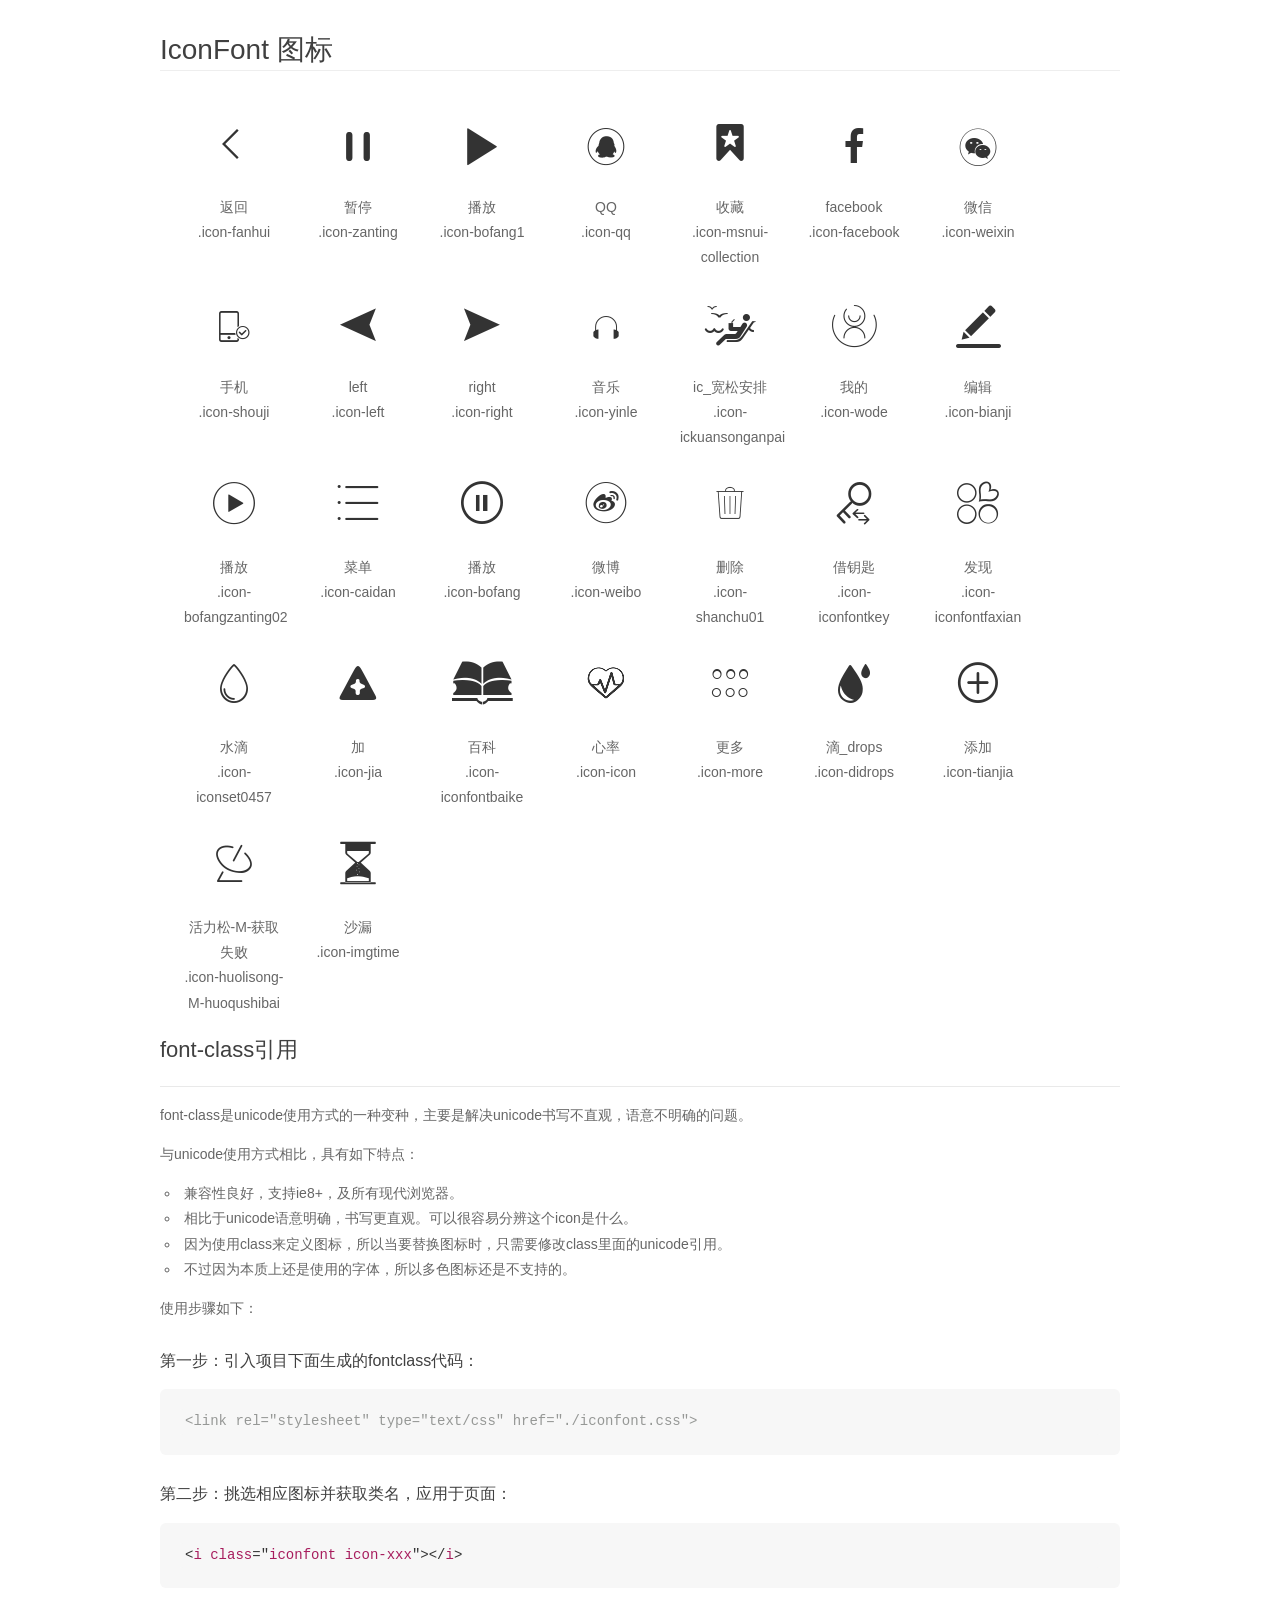
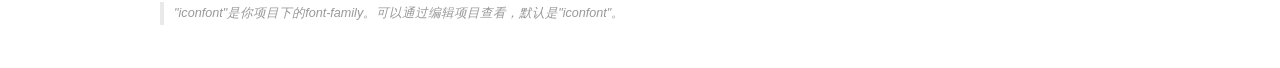
<file: stressApp/iconfont/demo_fontclass.html>
<!DOCTYPE html>
<html>
<head>
    <meta charset="utf-8"/>
    <title>IconFont</title>
    <link rel="stylesheet" href="demo.css">
    <link rel="stylesheet" href="iconfont.css">
</head>
<body>
    <div class="main markdown">
        <h1>IconFont 图标</h1>
        <ul class="icon_lists clear">
            
                <li>
                <i class="icon iconfont icon-fanhui"></i>
                    <div class="name">返回</div>
                    <div class="fontclass">.icon-fanhui</div>
                </li>
            
                <li>
                <i class="icon iconfont icon-zanting"></i>
                    <div class="name">暂停</div>
                    <div class="fontclass">.icon-zanting</div>
                </li>
            
                <li>
                <i class="icon iconfont icon-bofang1"></i>
                    <div class="name">播放</div>
                    <div class="fontclass">.icon-bofang1</div>
                </li>
            
                <li>
                <i class="icon iconfont icon-qq"></i>
                    <div class="name">QQ</div>
                    <div class="fontclass">.icon-qq</div>
                </li>
            
                <li>
                <i class="icon iconfont icon-msnui-collection"></i>
                    <div class="name">收藏</div>
                    <div class="fontclass">.icon-msnui-collection</div>
                </li>
            
                <li>
                <i class="icon iconfont icon-facebook"></i>
                    <div class="name">facebook</div>
                    <div class="fontclass">.icon-facebook</div>
                </li>
            
                <li>
                <i class="icon iconfont icon-weixin"></i>
                    <div class="name">微信</div>
                    <div class="fontclass">.icon-weixin</div>
                </li>
            
                <li>
                <i class="icon iconfont icon-shouji"></i>
                    <div class="name">手机</div>
                    <div class="fontclass">.icon-shouji</div>
                </li>
            
                <li>
                <i class="icon iconfont icon-left"></i>
                    <div class="name">left</div>
                    <div class="fontclass">.icon-left</div>
                </li>
            
                <li>
                <i class="icon iconfont icon-right"></i>
                    <div class="name">right</div>
                    <div class="fontclass">.icon-right</div>
                </li>
            
                <li>
                <i class="icon iconfont icon-yinle"></i>
                    <div class="name">音乐</div>
                    <div class="fontclass">.icon-yinle</div>
                </li>
            
                <li>
                <i class="icon iconfont icon-ickuansonganpai"></i>
                    <div class="name">ic_宽松安排</div>
                    <div class="fontclass">.icon-ickuansonganpai</div>
                </li>
            
                <li>
                <i class="icon iconfont icon-wode"></i>
                    <div class="name">我的</div>
                    <div class="fontclass">.icon-wode</div>
                </li>
            
                <li>
                <i class="icon iconfont icon-bianji"></i>
                    <div class="name">编辑</div>
                    <div class="fontclass">.icon-bianji</div>
                </li>
            
                <li>
                <i class="icon iconfont icon-bofangzanting02"></i>
                    <div class="name">播放</div>
                    <div class="fontclass">.icon-bofangzanting02</div>
                </li>
            
                <li>
                <i class="icon iconfont icon-caidan"></i>
                    <div class="name">菜单</div>
                    <div class="fontclass">.icon-caidan</div>
                </li>
            
                <li>
                <i class="icon iconfont icon-bofang"></i>
                    <div class="name">播放</div>
                    <div class="fontclass">.icon-bofang</div>
                </li>
            
                <li>
                <i class="icon iconfont icon-weibo"></i>
                    <div class="name">微博</div>
                    <div class="fontclass">.icon-weibo</div>
                </li>
            
                <li>
                <i class="icon iconfont icon-shanchu01"></i>
                    <div class="name">删除</div>
                    <div class="fontclass">.icon-shanchu01</div>
                </li>
            
                <li>
                <i class="icon iconfont icon-iconfontkey"></i>
                    <div class="name">借钥匙</div>
                    <div class="fontclass">.icon-iconfontkey</div>
                </li>
            
                <li>
                <i class="icon iconfont icon-iconfontfaxian"></i>
                    <div class="name">发现</div>
                    <div class="fontclass">.icon-iconfontfaxian</div>
                </li>
            
                <li>
                <i class="icon iconfont icon-iconset0457"></i>
                    <div class="name">水滴</div>
                    <div class="fontclass">.icon-iconset0457</div>
                </li>
            
                <li>
                <i class="icon iconfont icon-jia"></i>
                    <div class="name">加</div>
                    <div class="fontclass">.icon-jia</div>
                </li>
            
                <li>
                <i class="icon iconfont icon-iconfontbaike"></i>
                    <div class="name">百科</div>
                    <div class="fontclass">.icon-iconfontbaike</div>
                </li>
            
                <li>
                <i class="icon iconfont icon-icon"></i>
                    <div class="name">心率</div>
                    <div class="fontclass">.icon-icon</div>
                </li>
            
                <li>
                <i class="icon iconfont icon-more"></i>
                    <div class="name">更多</div>
                    <div class="fontclass">.icon-more</div>
                </li>
            
                <li>
                <i class="icon iconfont icon-didrops"></i>
                    <div class="name">滴_drops</div>
                    <div class="fontclass">.icon-didrops</div>
                </li>
            
                <li>
                <i class="icon iconfont icon-tianjia"></i>
                    <div class="name">添加</div>
                    <div class="fontclass">.icon-tianjia</div>
                </li>
            
                <li>
                <i class="icon iconfont icon-huolisong-M-huoqushibai"></i>
                    <div class="name">活力松-M-获取失败</div>
                    <div class="fontclass">.icon-huolisong-M-huoqushibai</div>
                </li>
            
                <li>
                <i class="icon iconfont icon-imgtime"></i>
                    <div class="name">沙漏</div>
                    <div class="fontclass">.icon-imgtime</div>
                </li>
            
        </ul>

        <h2 id="font-class-">font-class引用</h2>
        <hr>

        <p>font-class是unicode使用方式的一种变种，主要是解决unicode书写不直观，语意不明确的问题。</p>
        <p>与unicode使用方式相比，具有如下特点：</p>
        <ul>
        <li>兼容性良好，支持ie8+，及所有现代浏览器。</li>
        <li>相比于unicode语意明确，书写更直观。可以很容易分辨这个icon是什么。</li>
        <li>因为使用class来定义图标，所以当要替换图标时，只需要修改class里面的unicode引用。</li>
        <li>不过因为本质上还是使用的字体，所以多色图标还是不支持的。</li>
        </ul>
        <p>使用步骤如下：</p>
        <h3 id="-fontclass-">第一步：引入项目下面生成的fontclass代码：</h3>


        <pre><code class="lang-js hljs javascript"><span class="hljs-comment">&lt;link rel="stylesheet" type="text/css" href="./iconfont.css"&gt;</span></code></pre>
        <h3 id="-">第二步：挑选相应图标并获取类名，应用于页面：</h3>
        <pre><code class="lang-css hljs">&lt;<span class="hljs-selector-tag">i</span> <span class="hljs-selector-tag">class</span>="<span class="hljs-selector-tag">iconfont</span> <span class="hljs-selector-tag">icon-xxx</span>"&gt;&lt;/<span class="hljs-selector-tag">i</span>&gt;</code></pre>
        <blockquote>
        <p>"iconfont"是你项目下的font-family。可以通过编辑项目查看，默认是"iconfont"。</p>
        </blockquote>
    </div>
</body>
</html>
</file>
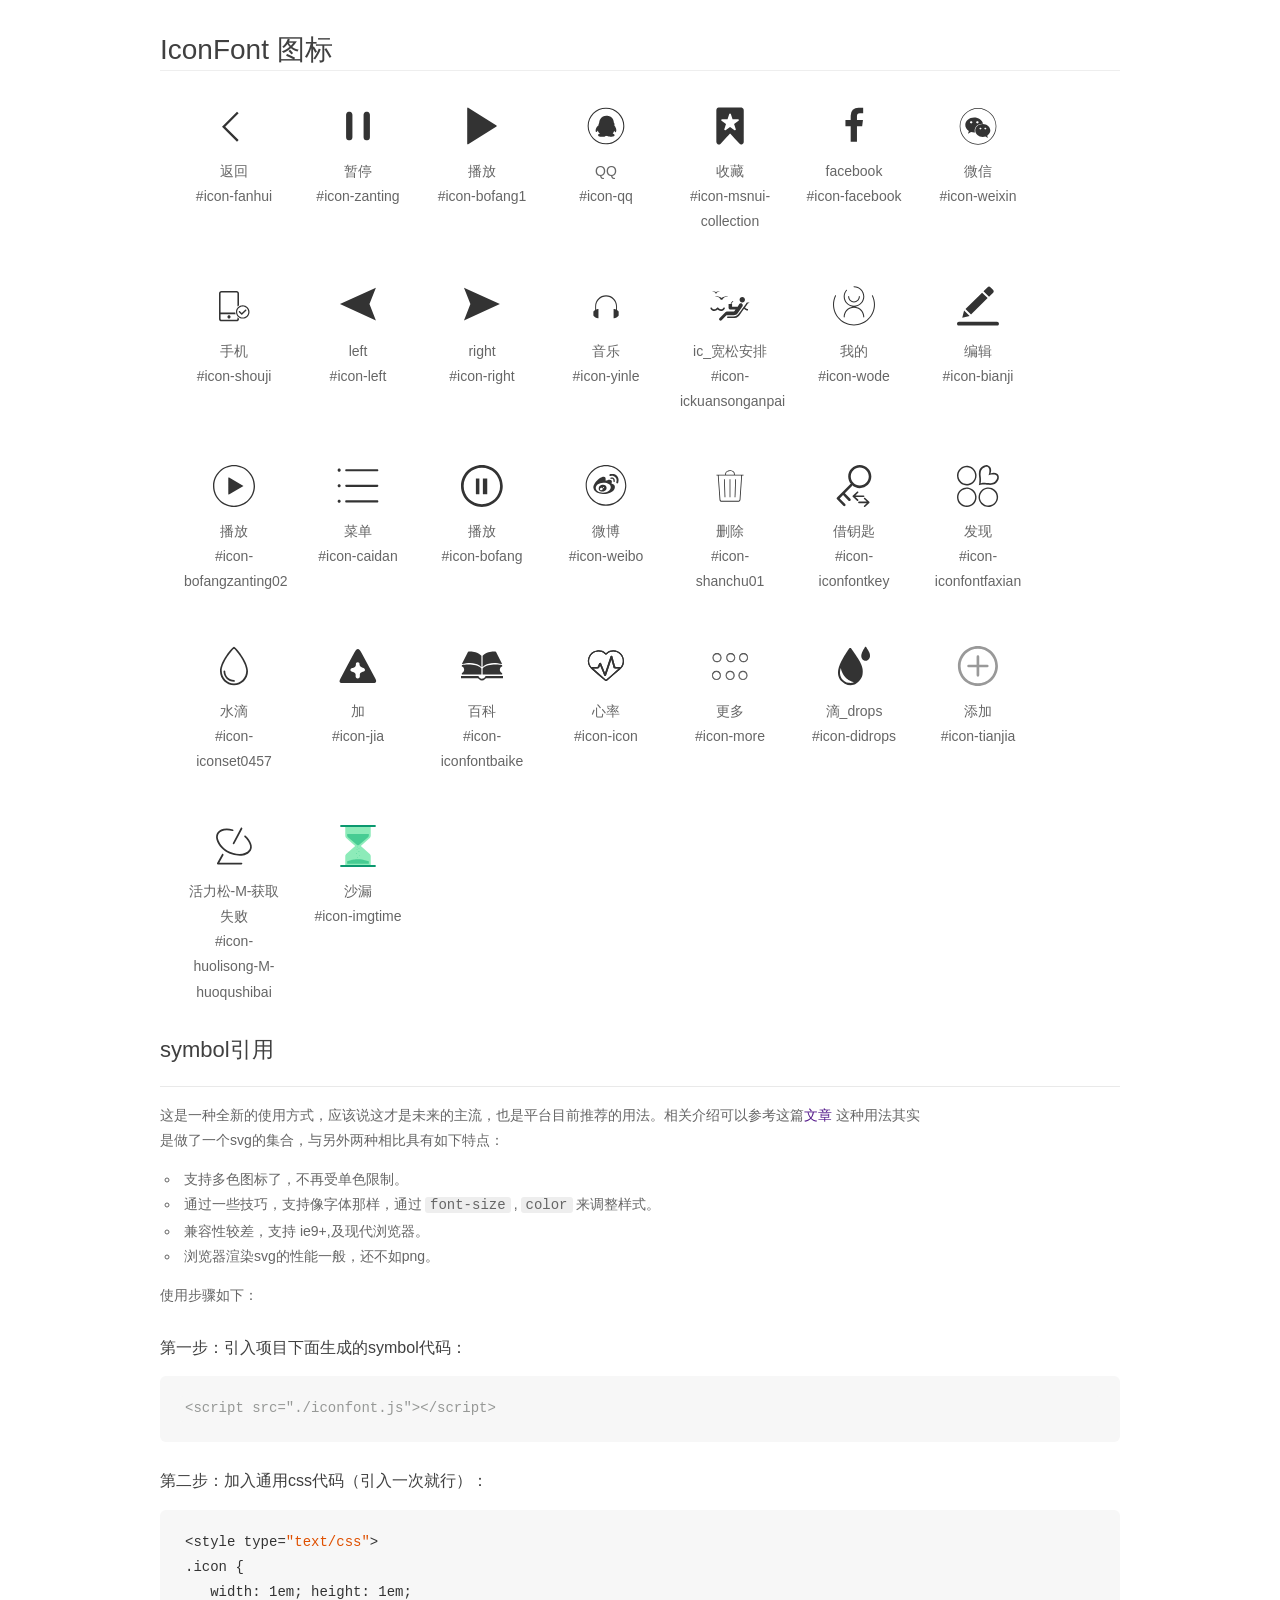
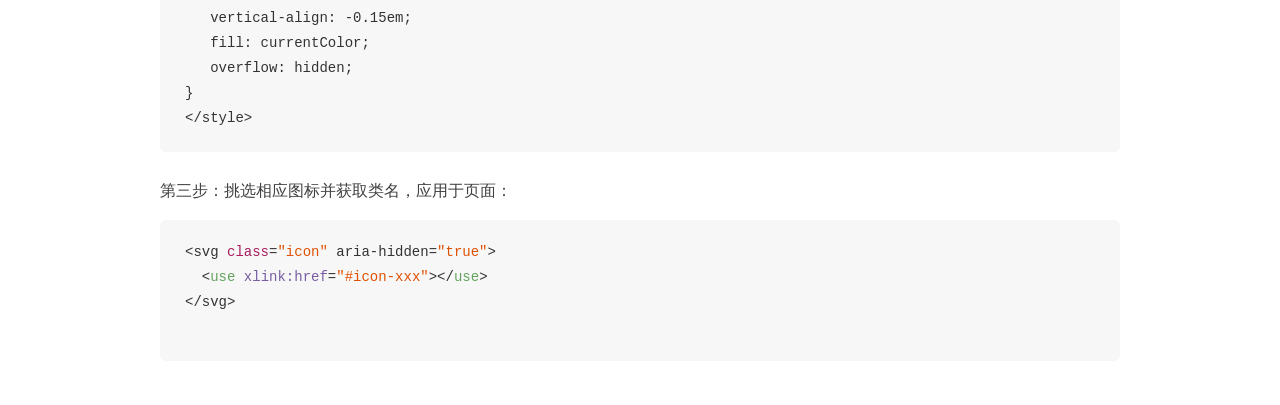
<file: stressApp/iconfont/demo_symbol.html>
<!DOCTYPE html>
<html>
<head>
    <meta charset="utf-8"/>
    <title>IconFont</title>
    <link rel="stylesheet" href="demo.css">
    <script src="iconfont.js"></script>

    <style type="text/css">
        .icon {
          /* 通过设置 font-size 来改变图标大小 */
          width: 1em; height: 1em;
          /* 图标和文字相邻时，垂直对齐 */
          vertical-align: -0.15em;
          /* 通过设置 color 来改变 SVG 的颜色/fill */
          fill: currentColor;
          /* path 和 stroke 溢出 viewBox 部分在 IE 下会显示
             normalize.css 中也包含这行 */
          overflow: hidden;
        }

    </style>
</head>
<body>
    <div class="main markdown">
        <h1>IconFont 图标</h1>
        <ul class="icon_lists clear">
            
                <li>
                    <svg class="icon" aria-hidden="true">
                        <use xlink:href="#icon-fanhui"></use>
                    </svg>
                    <div class="name">返回</div>
                    <div class="fontclass">#icon-fanhui</div>
                </li>
            
                <li>
                    <svg class="icon" aria-hidden="true">
                        <use xlink:href="#icon-zanting"></use>
                    </svg>
                    <div class="name">暂停</div>
                    <div class="fontclass">#icon-zanting</div>
                </li>
            
                <li>
                    <svg class="icon" aria-hidden="true">
                        <use xlink:href="#icon-bofang1"></use>
                    </svg>
                    <div class="name">播放</div>
                    <div class="fontclass">#icon-bofang1</div>
                </li>
            
                <li>
                    <svg class="icon" aria-hidden="true">
                        <use xlink:href="#icon-qq"></use>
                    </svg>
                    <div class="name">QQ</div>
                    <div class="fontclass">#icon-qq</div>
                </li>
            
                <li>
                    <svg class="icon" aria-hidden="true">
                        <use xlink:href="#icon-msnui-collection"></use>
                    </svg>
                    <div class="name">收藏</div>
                    <div class="fontclass">#icon-msnui-collection</div>
                </li>
            
                <li>
                    <svg class="icon" aria-hidden="true">
                        <use xlink:href="#icon-facebook"></use>
                    </svg>
                    <div class="name">facebook</div>
                    <div class="fontclass">#icon-facebook</div>
                </li>
            
                <li>
                    <svg class="icon" aria-hidden="true">
                        <use xlink:href="#icon-weixin"></use>
                    </svg>
                    <div class="name">微信</div>
                    <div class="fontclass">#icon-weixin</div>
                </li>
            
                <li>
                    <svg class="icon" aria-hidden="true">
                        <use xlink:href="#icon-shouji"></use>
                    </svg>
                    <div class="name">手机</div>
                    <div class="fontclass">#icon-shouji</div>
                </li>
            
                <li>
                    <svg class="icon" aria-hidden="true">
                        <use xlink:href="#icon-left"></use>
                    </svg>
                    <div class="name">left</div>
                    <div class="fontclass">#icon-left</div>
                </li>
            
                <li>
                    <svg class="icon" aria-hidden="true">
                        <use xlink:href="#icon-right"></use>
                    </svg>
                    <div class="name">right</div>
                    <div class="fontclass">#icon-right</div>
                </li>
            
                <li>
                    <svg class="icon" aria-hidden="true">
                        <use xlink:href="#icon-yinle"></use>
                    </svg>
                    <div class="name">音乐</div>
                    <div class="fontclass">#icon-yinle</div>
                </li>
            
                <li>
                    <svg class="icon" aria-hidden="true">
                        <use xlink:href="#icon-ickuansonganpai"></use>
                    </svg>
                    <div class="name">ic_宽松安排</div>
                    <div class="fontclass">#icon-ickuansonganpai</div>
                </li>
            
                <li>
                    <svg class="icon" aria-hidden="true">
                        <use xlink:href="#icon-wode"></use>
                    </svg>
                    <div class="name">我的</div>
                    <div class="fontclass">#icon-wode</div>
                </li>
            
                <li>
                    <svg class="icon" aria-hidden="true">
                        <use xlink:href="#icon-bianji"></use>
                    </svg>
                    <div class="name">编辑</div>
                    <div class="fontclass">#icon-bianji</div>
                </li>
            
                <li>
                    <svg class="icon" aria-hidden="true">
                        <use xlink:href="#icon-bofangzanting02"></use>
                    </svg>
                    <div class="name">播放</div>
                    <div class="fontclass">#icon-bofangzanting02</div>
                </li>
            
                <li>
                    <svg class="icon" aria-hidden="true">
                        <use xlink:href="#icon-caidan"></use>
                    </svg>
                    <div class="name">菜单</div>
                    <div class="fontclass">#icon-caidan</div>
                </li>
            
                <li>
                    <svg class="icon" aria-hidden="true">
                        <use xlink:href="#icon-bofang"></use>
                    </svg>
                    <div class="name">播放</div>
                    <div class="fontclass">#icon-bofang</div>
                </li>
            
                <li>
                    <svg class="icon" aria-hidden="true">
                        <use xlink:href="#icon-weibo"></use>
                    </svg>
                    <div class="name">微博</div>
                    <div class="fontclass">#icon-weibo</div>
                </li>
            
                <li>
                    <svg class="icon" aria-hidden="true">
                        <use xlink:href="#icon-shanchu01"></use>
                    </svg>
                    <div class="name">删除</div>
                    <div class="fontclass">#icon-shanchu01</div>
                </li>
            
                <li>
                    <svg class="icon" aria-hidden="true">
                        <use xlink:href="#icon-iconfontkey"></use>
                    </svg>
                    <div class="name">借钥匙</div>
                    <div class="fontclass">#icon-iconfontkey</div>
                </li>
            
                <li>
                    <svg class="icon" aria-hidden="true">
                        <use xlink:href="#icon-iconfontfaxian"></use>
                    </svg>
                    <div class="name">发现</div>
                    <div class="fontclass">#icon-iconfontfaxian</div>
                </li>
            
                <li>
                    <svg class="icon" aria-hidden="true">
                        <use xlink:href="#icon-iconset0457"></use>
                    </svg>
                    <div class="name">水滴</div>
                    <div class="fontclass">#icon-iconset0457</div>
                </li>
            
                <li>
                    <svg class="icon" aria-hidden="true">
                        <use xlink:href="#icon-jia"></use>
                    </svg>
                    <div class="name">加</div>
                    <div class="fontclass">#icon-jia</div>
                </li>
            
                <li>
                    <svg class="icon" aria-hidden="true">
                        <use xlink:href="#icon-iconfontbaike"></use>
                    </svg>
                    <div class="name">百科</div>
                    <div class="fontclass">#icon-iconfontbaike</div>
                </li>
            
                <li>
                    <svg class="icon" aria-hidden="true">
                        <use xlink:href="#icon-icon"></use>
                    </svg>
                    <div class="name">心率</div>
                    <div class="fontclass">#icon-icon</div>
                </li>
            
                <li>
                    <svg class="icon" aria-hidden="true">
                        <use xlink:href="#icon-more"></use>
                    </svg>
                    <div class="name">更多</div>
                    <div class="fontclass">#icon-more</div>
                </li>
            
                <li>
                    <svg class="icon" aria-hidden="true">
                        <use xlink:href="#icon-didrops"></use>
                    </svg>
                    <div class="name">滴_drops</div>
                    <div class="fontclass">#icon-didrops</div>
                </li>
            
                <li>
                    <svg class="icon" aria-hidden="true">
                        <use xlink:href="#icon-tianjia"></use>
                    </svg>
                    <div class="name">添加</div>
                    <div class="fontclass">#icon-tianjia</div>
                </li>
            
                <li>
                    <svg class="icon" aria-hidden="true">
                        <use xlink:href="#icon-huolisong-M-huoqushibai"></use>
                    </svg>
                    <div class="name">活力松-M-获取失败</div>
                    <div class="fontclass">#icon-huolisong-M-huoqushibai</div>
                </li>
            
                <li>
                    <svg class="icon" aria-hidden="true">
                        <use xlink:href="#icon-imgtime"></use>
                    </svg>
                    <div class="name">沙漏</div>
                    <div class="fontclass">#icon-imgtime</div>
                </li>
            
        </ul>


        <h2 id="symbol-">symbol引用</h2>
        <hr>

        <p>这是一种全新的使用方式，应该说这才是未来的主流，也是平台目前推荐的用法。相关介绍可以参考这篇<a href="">文章</a>
        这种用法其实是做了一个svg的集合，与另外两种相比具有如下特点：</p>
        <ul>
          <li>支持多色图标了，不再受单色限制。</li>
          <li>通过一些技巧，支持像字体那样，通过<code>font-size</code>,<code>color</code>来调整样式。</li>
          <li>兼容性较差，支持 ie9+,及现代浏览器。</li>
          <li>浏览器渲染svg的性能一般，还不如png。</li>
        </ul>
        <p>使用步骤如下：</p>
        <h3 id="-symbol-">第一步：引入项目下面生成的symbol代码：</h3>
        <pre><code class="lang-js hljs javascript"><span class="hljs-comment">&lt;script src="./iconfont.js"&gt;&lt;/script&gt;</span></code></pre>
        <h3 id="-css-">第二步：加入通用css代码（引入一次就行）：</h3>
        <pre><code class="lang-js hljs javascript">&lt;style type=<span class="hljs-string">"text/css"</span>&gt;
.icon {
   width: <span class="hljs-number">1</span>em; height: <span class="hljs-number">1</span>em;
   vertical-align: <span class="hljs-number">-0.15</span>em;
   fill: currentColor;
   overflow: hidden;
}
&lt;<span class="hljs-regexp">/style&gt;</span></code></pre>
        <h3 id="-">第三步：挑选相应图标并获取类名，应用于页面：</h3>
        <pre><code class="lang-js hljs javascript">&lt;svg <span class="hljs-class"><span class="hljs-keyword">class</span></span>=<span class="hljs-string">"icon"</span> aria-hidden=<span class="hljs-string">"true"</span>&gt;<span class="xml"><span class="hljs-tag">
  &lt;<span class="hljs-name">use</span> <span class="hljs-attr">xlink:href</span>=<span class="hljs-string">"#icon-xxx"</span>&gt;</span><span class="hljs-tag">&lt;/<span class="hljs-name">use</span>&gt;</span>
</span>&lt;<span class="hljs-regexp">/svg&gt;
        </span></code></pre>
    </div>
</body>
</html>
</file>
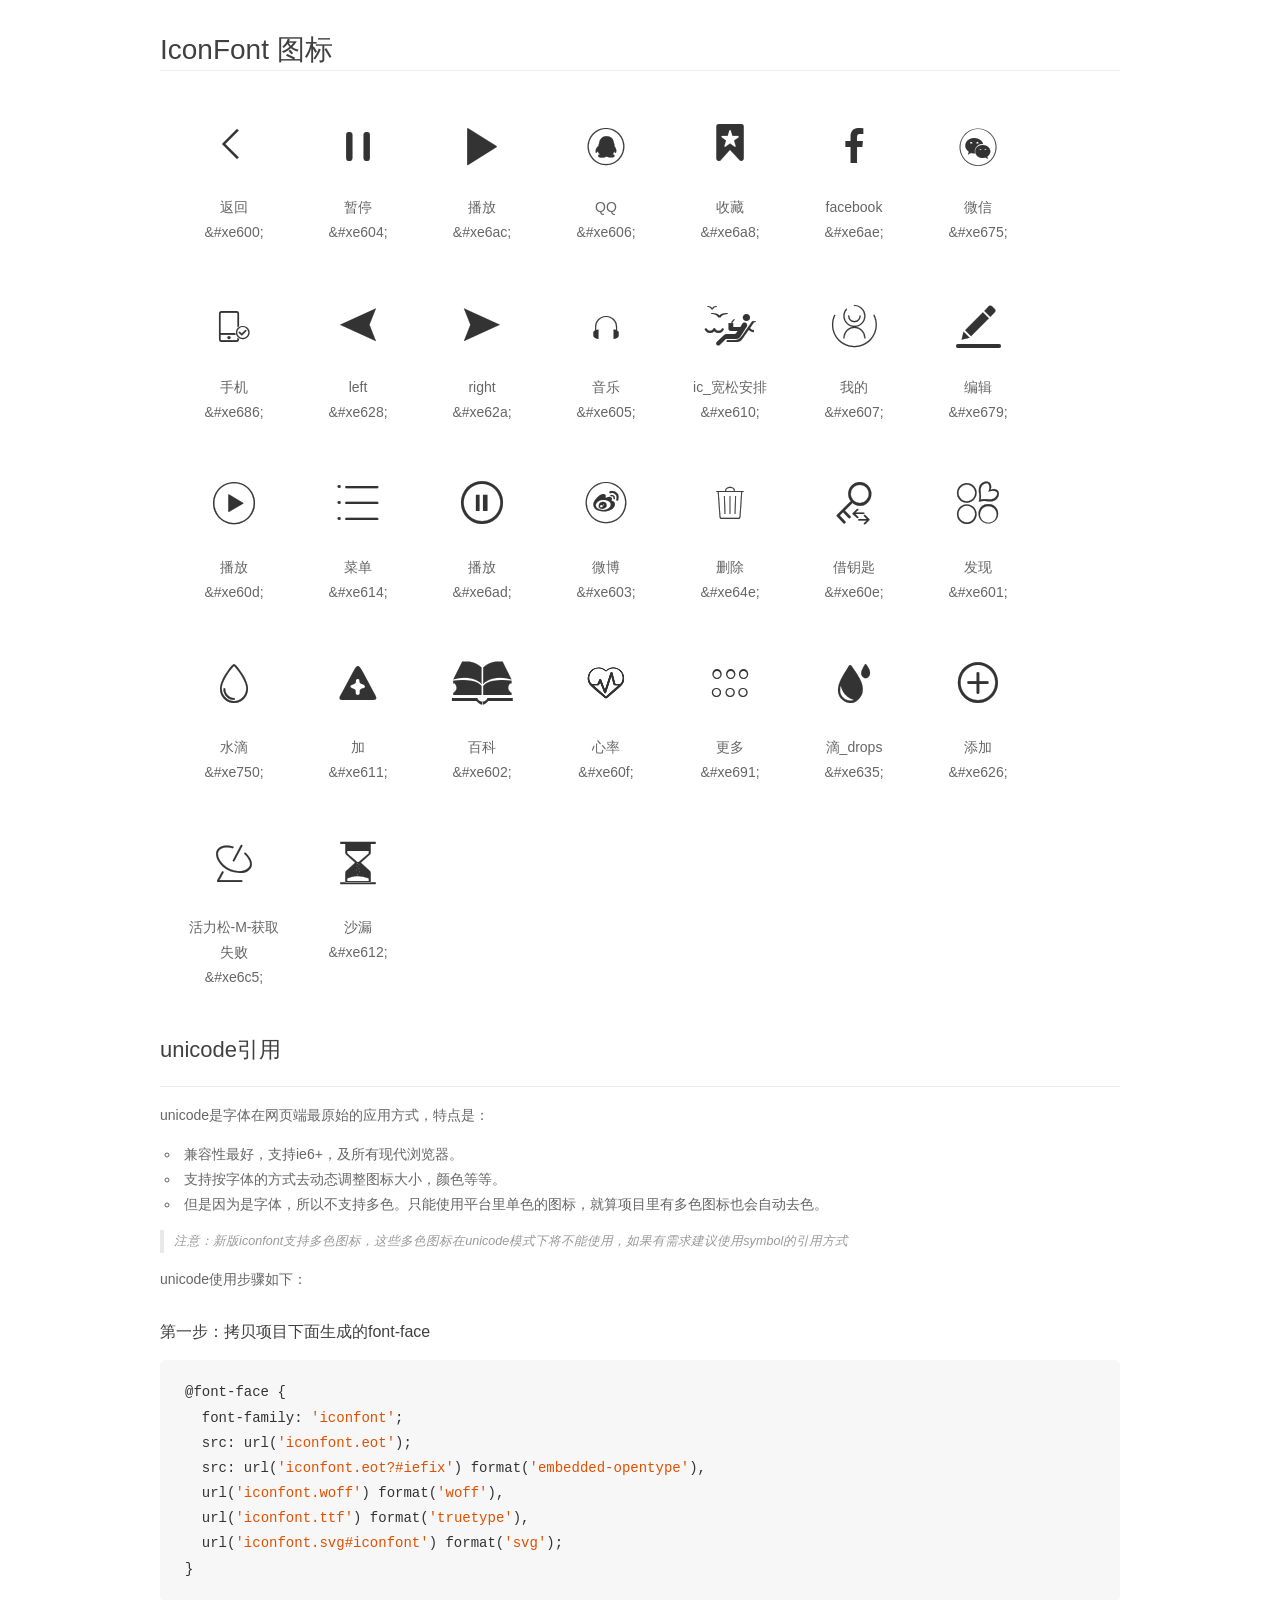
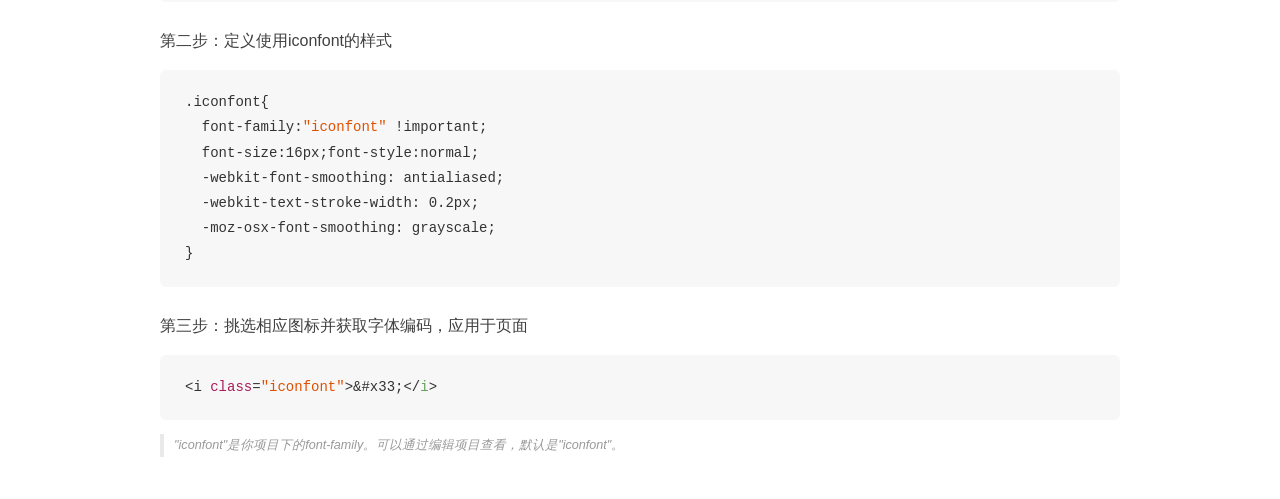
<file: stressApp/iconfont/demo_unicode.html>
<!DOCTYPE html>
<html>
<head>
    <meta charset="utf-8"/>
    <title>IconFont</title>
    <link rel="stylesheet" href="demo.css">

    <style type="text/css">

        @font-face {font-family: "iconfont";
          src: url('iconfont.eot'); /* IE9*/
          src: url('iconfont.eot#iefix') format('embedded-opentype'), /* IE6-IE8 */
          url('iconfont.woff') format('woff'), /* chrome, firefox */
          url('iconfont.ttf') format('truetype'), /* chrome, firefox, opera, Safari, Android, iOS 4.2+*/
          url('iconfont.svg#iconfont') format('svg'); /* iOS 4.1- */
        }

        .iconfont {
          font-family:"iconfont" !important;
          font-size:16px;
          font-style:normal;
          -webkit-font-smoothing: antialiased;
          -webkit-text-stroke-width: 0.2px;
          -moz-osx-font-smoothing: grayscale;
        }

    </style>
</head>
<body>
    <div class="main markdown">
        <h1>IconFont 图标</h1>
        <ul class="icon_lists clear">
            
                <li>
                <i class="icon iconfont">&#xe600;</i>
                    <div class="name">返回</div>
                    <div class="code">&amp;#xe600;</div>
                </li>
            
                <li>
                <i class="icon iconfont">&#xe604;</i>
                    <div class="name">暂停</div>
                    <div class="code">&amp;#xe604;</div>
                </li>
            
                <li>
                <i class="icon iconfont">&#xe6ac;</i>
                    <div class="name">播放</div>
                    <div class="code">&amp;#xe6ac;</div>
                </li>
            
                <li>
                <i class="icon iconfont">&#xe606;</i>
                    <div class="name">QQ</div>
                    <div class="code">&amp;#xe606;</div>
                </li>
            
                <li>
                <i class="icon iconfont">&#xe6a8;</i>
                    <div class="name">收藏</div>
                    <div class="code">&amp;#xe6a8;</div>
                </li>
            
                <li>
                <i class="icon iconfont">&#xe6ae;</i>
                    <div class="name">facebook</div>
                    <div class="code">&amp;#xe6ae;</div>
                </li>
            
                <li>
                <i class="icon iconfont">&#xe675;</i>
                    <div class="name">微信</div>
                    <div class="code">&amp;#xe675;</div>
                </li>
            
                <li>
                <i class="icon iconfont">&#xe686;</i>
                    <div class="name">手机</div>
                    <div class="code">&amp;#xe686;</div>
                </li>
            
                <li>
                <i class="icon iconfont">&#xe628;</i>
                    <div class="name">left</div>
                    <div class="code">&amp;#xe628;</div>
                </li>
            
                <li>
                <i class="icon iconfont">&#xe62a;</i>
                    <div class="name">right</div>
                    <div class="code">&amp;#xe62a;</div>
                </li>
            
                <li>
                <i class="icon iconfont">&#xe605;</i>
                    <div class="name">音乐</div>
                    <div class="code">&amp;#xe605;</div>
                </li>
            
                <li>
                <i class="icon iconfont">&#xe610;</i>
                    <div class="name">ic_宽松安排</div>
                    <div class="code">&amp;#xe610;</div>
                </li>
            
                <li>
                <i class="icon iconfont">&#xe607;</i>
                    <div class="name">我的</div>
                    <div class="code">&amp;#xe607;</div>
                </li>
            
                <li>
                <i class="icon iconfont">&#xe679;</i>
                    <div class="name">编辑</div>
                    <div class="code">&amp;#xe679;</div>
                </li>
            
                <li>
                <i class="icon iconfont">&#xe60d;</i>
                    <div class="name">播放</div>
                    <div class="code">&amp;#xe60d;</div>
                </li>
            
                <li>
                <i class="icon iconfont">&#xe614;</i>
                    <div class="name">菜单</div>
                    <div class="code">&amp;#xe614;</div>
                </li>
            
                <li>
                <i class="icon iconfont">&#xe6ad;</i>
                    <div class="name">播放</div>
                    <div class="code">&amp;#xe6ad;</div>
                </li>
            
                <li>
                <i class="icon iconfont">&#xe603;</i>
                    <div class="name">微博</div>
                    <div class="code">&amp;#xe603;</div>
                </li>
            
                <li>
                <i class="icon iconfont">&#xe64e;</i>
                    <div class="name">删除</div>
                    <div class="code">&amp;#xe64e;</div>
                </li>
            
                <li>
                <i class="icon iconfont">&#xe60e;</i>
                    <div class="name">借钥匙</div>
                    <div class="code">&amp;#xe60e;</div>
                </li>
            
                <li>
                <i class="icon iconfont">&#xe601;</i>
                    <div class="name">发现</div>
                    <div class="code">&amp;#xe601;</div>
                </li>
            
                <li>
                <i class="icon iconfont">&#xe750;</i>
                    <div class="name">水滴</div>
                    <div class="code">&amp;#xe750;</div>
                </li>
            
                <li>
                <i class="icon iconfont">&#xe611;</i>
                    <div class="name">加</div>
                    <div class="code">&amp;#xe611;</div>
                </li>
            
                <li>
                <i class="icon iconfont">&#xe602;</i>
                    <div class="name">百科</div>
                    <div class="code">&amp;#xe602;</div>
                </li>
            
                <li>
                <i class="icon iconfont">&#xe60f;</i>
                    <div class="name">心率</div>
                    <div class="code">&amp;#xe60f;</div>
                </li>
            
                <li>
                <i class="icon iconfont">&#xe691;</i>
                    <div class="name">更多</div>
                    <div class="code">&amp;#xe691;</div>
                </li>
            
                <li>
                <i class="icon iconfont">&#xe635;</i>
                    <div class="name">滴_drops</div>
                    <div class="code">&amp;#xe635;</div>
                </li>
            
                <li>
                <i class="icon iconfont">&#xe626;</i>
                    <div class="name">添加</div>
                    <div class="code">&amp;#xe626;</div>
                </li>
            
                <li>
                <i class="icon iconfont">&#xe6c5;</i>
                    <div class="name">活力松-M-获取失败</div>
                    <div class="code">&amp;#xe6c5;</div>
                </li>
            
                <li>
                <i class="icon iconfont">&#xe612;</i>
                    <div class="name">沙漏</div>
                    <div class="code">&amp;#xe612;</div>
                </li>
            
        </ul>
        <h2 id="unicode-">unicode引用</h2>
        <hr>

        <p>unicode是字体在网页端最原始的应用方式，特点是：</p>
        <ul>
        <li>兼容性最好，支持ie6+，及所有现代浏览器。</li>
        <li>支持按字体的方式去动态调整图标大小，颜色等等。</li>
        <li>但是因为是字体，所以不支持多色。只能使用平台里单色的图标，就算项目里有多色图标也会自动去色。</li>
        </ul>
        <blockquote>
        <p>注意：新版iconfont支持多色图标，这些多色图标在unicode模式下将不能使用，如果有需求建议使用symbol的引用方式</p>
        </blockquote>
        <p>unicode使用步骤如下：</p>
        <h3 id="-font-face">第一步：拷贝项目下面生成的font-face</h3>
        <pre><code class="lang-js hljs javascript">@font-face {
  font-family: <span class="hljs-string">'iconfont'</span>;
  src: url(<span class="hljs-string">'iconfont.eot'</span>);
  src: url(<span class="hljs-string">'iconfont.eot?#iefix'</span>) format(<span class="hljs-string">'embedded-opentype'</span>),
  url(<span class="hljs-string">'iconfont.woff'</span>) format(<span class="hljs-string">'woff'</span>),
  url(<span class="hljs-string">'iconfont.ttf'</span>) format(<span class="hljs-string">'truetype'</span>),
  url(<span class="hljs-string">'iconfont.svg#iconfont'</span>) format(<span class="hljs-string">'svg'</span>);
}
</code></pre>
        <h3 id="-iconfont-">第二步：定义使用iconfont的样式</h3>
        <pre><code class="lang-js hljs javascript">.iconfont{
  font-family:<span class="hljs-string">"iconfont"</span> !important;
  font-size:<span class="hljs-number">16</span>px;font-style:normal;
  -webkit-font-smoothing: antialiased;
  -webkit-text-stroke-width: <span class="hljs-number">0.2</span>px;
  -moz-osx-font-smoothing: grayscale;
}
</code></pre>
        <h3 id="-">第三步：挑选相应图标并获取字体编码，应用于页面</h3>
        <pre><code class="lang-js hljs javascript">&lt;i <span class="hljs-class"><span class="hljs-keyword">class</span></span>=<span class="hljs-string">"iconfont"</span>&gt;&amp;#x33;<span class="xml"><span class="hljs-tag">&lt;/<span class="hljs-name">i</span>&gt;</span></span></code></pre>

        <blockquote>
        <p>"iconfont"是你项目下的font-family。可以通过编辑项目查看，默认是"iconfont"。</p>
        </blockquote>
    </div>


</body>
</html>
</file>
<file: stressApp/css/public.css>
body,html,a,li,ul,h6,input{
    margin:0;
    padding:0;
    width:100%;
    height:100%;
    border:0;
    text-decoration:none;
    list-style: none;
    overflow: hidden;
}
*{
    box-sizing:border-box;
}

/*//移动端的属性默认设置*/
body{
            font-family:Helvetica;
            -webkit-text-size-adjust:100%  ;
            -webkit-user-select:none ;
        }
        a,input{
            -webkit-tap-highlight-color: rgba(0, 0, 0, 0);
        }
        botton{
            -webkit-appearance: none;
        }
        p{
            max-height:9999999px;
        } 
        @font-face {
          font-family: 'iconfont';  /* project id 195406 */
          src: url('../iconfont/iconfont.eot');
          src: url('../iconfont/iconfont.eot?#iefix') format('embedded-opentype'),
          url('../iconfont/iconfont.woff') format('woff'),
          url('../iconfont/iconfont.ttf') format('truetype'),
          url('../iconfont/iconfont.svg#iconfont') format('svg');
        }

/*iscrol*/
    #wrapper {
        position: absolute;
        z-index: 1;
        top: 0;
        bottom: 0;
        left: 0;
        width: 100%;
        overflow: hidden;
    }
    .up,.down{
        font-size:0.3rem;
        text-align: center;
        height:1rem;
        line-height: 1rem;
        background:#ccc;
        display:none;
    }
    .hot{
    	z-index:10;
    }
</file>
<file: stressApp/css/index.css>
body,html,a,li,ul,h6,input{
    margin:0;
    padding:0;
    width:100%;
    height:100%;
    border:0;
    text-decoration:none;
    list-style: none;
    overflow: hidden;
}
*{
    box-sizing:border-box;
}
.swiper-container{
    width: 100%;
    height:100%;
}
.index-box{
	position:absolute;
	top:0;bottom:0;margin:auto;
	width:200%;
	height:100%;
	/*width:1000000rem;*/
}
.index-list{
	width:7.5rem;
	height:100%;
    overflow:hidden;
    /*padding:0 0.4rem;*/
    float:left;
}
.index-list>.index-list-img{
	margin:auto;
	width:3.06rem;
	height:2.76rem;
	margin-top:1rem;

}
.index-list:nth-child(1)>.index-list-img>img{
	width:100%;
	/*height:100%;*/
}
.index-list:nth-child(2)>.index-list-img>img:nth-child(1){
	width:100%;
	margin-left:-1rem;

	float:left;
}
.index-list:nth-child(2)>.index-list-img>img:nth-child(2){
	width:100%;
    margin-top:-1.1rem;
    margin-left:0.3rem;
    float:left;
}
.index-list>.index-font{
	width:2.5rem;
	padding:0.3rem;
	font-size:0.3rem;
	color:#333;
    background:#fff;
	line-height:0.5rem;
	margin:auto;
	margin-top:1.5rem;
	height:5rem;
}
.index-list:nth-child(1)>.index-font>span:nth-child(1){
	float:left;
	width:0.7rem;
	font-size:0.5rem;
	line-height:0.7rem;

	text-align:center;
}
.index-list:nth-child(1)>.index-font>span:nth-child(2){
	float:right;
	font-size:0.6rem;
	width:0.7rem;
	line-height:1rem;
	padding-top:0.15rem;

	text-align:center;
	font-weight:bold;
}
.index-list:nth-child(2)>.index-font>span:nth-child(1){
	float:left;
	width:0.7rem;
	font-size:0.5rem;
	line-height:0.7rem;
	text-align:center;

	
}
.index-list:nth-child(2)>.index-font>span:nth-child(2){
	float:right;
	font-size:0.6rem;
	width:0.7rem;
	line-height:1rem;
	padding-top:0.15rem;
	text-align:center;
	font-weight:bold;

	
}
.enter{
	width:5rem;
	margin:auto;
	position:relative;
	text-align:center;
}
.enter>img{
    width:100%;
    
}
.enter>a{
	position:absolute;
	right:0;left:0;margin:auto;
	font-size:0.5rem;
	top:0.7rem;
	color:#333;
}
</file>
<file: stressApp/css/home.css>
body,html,a,li,ul,h6,input{
    margin:0;
    padding:0;
    width:100%;
    height:100%;
    border:0;
    text-decoration:none;
    list-style: none;
    overflow: hidden;
}
*{
    box-sizing:border-box;
}

/*一周压力规划*/
    .weeks{
        width:100%;
        height:4rem;
        background:url(../img/weeks.jpg);
        background-size:100% 100%;
        position:relative;
    }
    .week-font{
    	width:3rem;
    	height:2rem;
    	position:absolute;
    	left:0;right:0;
    	top:0;bottom:0;
    	margin:auto;
    	text-align:center;
    	padding:0;line-height:0.7rem;
    }
    .week-font span{
    	font-size:0.4rem;
    	color:#fff;
    }
    .week-font a{
    	width:2rem;
    	height:0.5rem;
    	background:#fff;
    	color:deepskyblue;
    	border-radius:0.15rem;
    	cursor:pointer;
    	outline:none;
    	font-size:0.3rem;
    	display:block;
    	line-height:0.5rem;
    	margin-left:0.4rem;
    }

/*top导航*/
    .hot-top{
        width:100%;
        height:2rem;
        display:flex;
        border-top:20px solid #fefefe;
        justify-content:spance-around;
        font-size: 0.18rem;
        text-align: center;
        background:#fefefe;
    }
    .hot-top .hot-list .tubiao{
        height:1rem;
        width: 1rem;
        border-radius:100%;
        margin:auto;
        display:block;
        margin-bottom:0.08rem;
        font-family: "iconfont" !important;
        color:#333;
        font-size: 0.5rem;
        line-height:1rem;
    }
    .hot-top .hot-list:nth-child(1) .tubiao{
        background:url(../img/high.jpg);
        background-size:100% 100%;
    }
    .hot-top .hot-list:nth-child(2) .tubiao{
        background:url(../img/betch.jpg);
        background-size:100% 100%;
    }
    .hot-top .hot-list:nth-child(3) .tubiao{
        background:url(../img/jing.jpg);
        background-size:100% 100%;
    }
    .hot-top .hot-list:nth-child(4) .tubiao{
        background:url(../img/sleep.jpg);
        background-size:100% 100%;
    }
/*专注*提高效率*/
    .absorbed{
    	width:100%;
    	height:3rem;
    	background:#fff;
    	margin-top:0.3rem;
    }
    .absorbed>a{
    	width:50%;
    	height:50%;
    	float:left;
    	line-height:1.5rem;position:relative;
    }
    .absorbed>a:nth-child(1){
    	height:100%;
        border-right:1px solid #ccc;text-align:center;
        line-height:100%;
    }
    .absorbed>a:nth-child(1)>.icon{
    	font-size:0.3rem;
    	width:1rem;
    	height:1rem;
    	margin-top:0.6rem;
    }
    .absorbed>a:after{
    	content:"专注·提高效率";
    	font-size:0.3rem;
    	display:block;
    	color:#333;
    }
    .absorbed>a:nth-child(2):after{
    	content:"减压百科";
    	margin-left:0.4rem;
    }
    .absorbed>a:nth-child(3):after{
    	content:"潮呼吸";
    	margin-left:0.6rem;
    }
    .absorbed>a:nth-child(2){
    	border-bottom:1px solid #ccc;
    	position:relative;
    }
    .absorbed>a:nth-child(2):before{
    	content:"\e602";
    	font-family:"iconfont";
    	color:#1CC6C5;
    	position:absolute;
    	top:0;bottom:0;right:0;
    	margin:auto;
    	font-size:0.7rem;
    	margin-right:0.3rem;
    }
    .absorbed>a:nth-child(3):before{
    	content:"\e60f";
    	font-family:"iconfont";
    	color:#0E6DB0;
    	position:absolute;
    	top:0;bottom:0;right:0;
    	margin:auto;
    	font-size:0.7rem;
    	margin-right:0.45rem;
    }
/*banner*/
    .swiper-container{
        width:100%;
        height:2rem;
        background:#fff;
        margin:0.3rem 0;
        /*margin-top:0.84rem;*/
        position:relative;
    }

    .swiper-pagination-bullet{
        background:#fff;
        border:1px solid #000;
    }
    .swiper-pagination-bullet-active{
        background:#0E6DB0;
        border:0;
    }
    .ban-font-box{
        height:2rem;
        width:100%;
        display:block;
    }
    .swiper-container .ban-font-box  .ban-fonts{
        margin:0;
        float:left;
        padding:0;
        padding-left:0.2rem;
        font-size: 0.5rem;
        color:#333;
        line-height:2rem;
        /* width:100%;
        height:2rem;
        background:#fff; */
    }   
    .ban-font-box img{
        width:2rem;
        height:2rem;
        margin:0;
        position:absolute;
        right:0.2rem;
        top:0;
        padding:0;
        padding-right:0.2rem;
    }

/*导航*/
    .hot{
        width:100%;
        height:1.5rem;
        display:flex;
        border-top:20px solid #fefefe;
        justify-content:spance-around;
        font-size: 0.18rem;
        text-align: center;
        background:#fefefe;
        position:absolute;
        bottom:0;
        left:0;
    }
    .hot-list .tubiao{
        height:0.44rem;
        width: 0.46rem;
        margin:auto;
        display:block;
        margin-bottom:0.08rem;
        font-family: "iconfont" !important;
        color:#333;
        font-size: 0.5rem;
    }

    .hot-list:nth-child(1) .tubiao{
        font-family: "iconfont" !important;
        color:#DF3031;
        font-size: 0.5rem;
       
    }
    
    .hot-list a{
        color:rgba(0,0,0,0.7);
        font-size: 0.23rem;
    }
    #wheels{
    	height:0.5rem;
    	line-height:0.5rem;
    }
/*iscrol*/
    #wrapper {
        background:#ccc;
        width: 100%;
        overflow: hidden;
    }
    .up,.down{
        font-size:0.3rem;
        text-align: center;
        height:1rem;
        line-height: 1rem;
        background:#ccc;
        display:none;
    }
</file>
<file: stressApp/css/list-high.css>
body,html,a,li,ul,h6,input{
    margin:0;
    padding:0;
    width:100%;
    height:100%;
    border:0;
    text-decoration:none;
    list-style: none;
    overflow: hidden;
}
*{
    box-sizing:border-box;
}

/*list列表*/
    .list-box{
    	margin-bottom:1rem;
    }
    .list-box a{
    	display:block;
    	width:100%;
    	height:100%;
    	color:greenyellow;
    }
    .list-box .lists{
    	width:6.9rem;
    	height:3rem;
    	margin:0.3rem;
    	background:url(../img/library.jpg);
    	background-size:100% 100%;
    	text-align:center;
    	font-size:0.5rem;
    	color:#fff;
    	position:relative;
    }
    .lists>.lists-news{
    	position:absolute;
    	right:0;
    	top:0;
    	width:0.8rem;
    	height:0.5rem;
    	background:greenyellow;
    	font-size:0.25rem;
    	line-height:0.5rem;
    	color:#fff;
    }
    .list-box .lists .lists-font{
    	position:absolute;
    	left:0;
    	right:0;
    	top:0;
    	bottom:0;
    	margin:auto;
    	height:1rem;
    }
    .list-box .lists .lists-font>span{
    	display:block;
    	
    }
    .list-box .lists .lists-font>span:nth-child(2){
    	font-size:0.35rem;
    	
    }
/*导航*/
    .hot{
        width:100%;
        height:1.5rem;
        display:flex;
        border-top:20px solid #fefefe;
        justify-content:spance-around;
        font-size: 0.18rem;
        text-align: center;
        background:#fefefe;
        position:absolute;
        bottom:0;
        left:0;
    }
    .hot-list .tubiao{
        height:0.44rem;
        width: 0.46rem;
        margin:auto;
        display:block;
        margin-bottom:0.08rem;
        font-family: "iconfont" !important;
        color:#333;
        font-size: 0.5rem;
    }

    .hot-list:nth-child(1) .tubiao{
        font-family: "iconfont" !important;
        color:#DF3031;
        font-size: 0.5rem;
       
    }
    
    .hot-list a{
        color:rgba(0,0,0,0.7);
        font-size: 0.23rem;
    }
    #wheels{
    	height:0.5rem;
    	line-height:0.5rem;
    }
/*iscrol*/
    #wrapper {
     
        width: 100%;
        overflow: hidden;
    }
    .up,.down{
        font-size:0.3rem;
        text-align: center;
        height:1rem;
        line-height: 1rem;
        background:#ccc;
        display:none;
    }
</file>
<file: stressApp/css/list-music.css>
body,html,a,li,ul,h6,input{
    margin:0;
    padding:0;
    width:100%;
    height:100%;
    border:0;
    text-decoration:none;
    list-style: none;
    overflow: hidden;
}
*{
    box-sizing:border-box;
}

/*list列表*/
    .lists{
    	width:2.5rem;
    	height:3.5rem;
    	padding:0.2rem;
    	padding-right:0.1rem;
    	float:left;
    }
    .lists>a{
    	display:block;
    	width:100%;
    	height:100%;
    	color:#333;
    	font-size:0.3rem;
    }
    .lists .lists-img{
    	width:100%;
    	height:2.5rem;
    	text-align:center;
    	position:relative;
    }
    .lists .lists-img img{
    	width:100%;
    	height:2.5rem;
    }
    .lists .lists-img span{
    	width:100%;
    	position:absolute;
    	left:0;
    	bottom:0;
    	font-size:0.3rem;
    	height:0.4rem;
    	font-family:"iconfont";
    	background:rgba(0,0,0,0.5);
    	color:#fff;
    	line-height:0.4rem;
    }
    
/*导航*/
    .hot{
        width:100%;
        height:1.5rem;
        display:flex;
        border-top:20px solid #fefefe;
        justify-content:spance-around;
        font-size: 0.18rem;
        text-align: center;
        background:#fefefe;
        position:absolute;
        bottom:0;
        left:0;
    }
    .hot-list .tubiao{
        height:0.44rem;
        width: 0.46rem;
        margin:auto;
        display:block;
        margin-bottom:0.08rem;
        font-family: "iconfont" !important;
        color:#333;
        font-size: 0.5rem;
    }

    .hot-list:nth-child(1) .tubiao{
        font-family: "iconfont" !important;
        color:#DF3031;
        font-size: 0.5rem;
       
    }
    
    .hot-list a{
        color:rgba(0,0,0,0.7);
        font-size: 0.23rem;
    }
    #wheels{
    	height:0.5rem;
    	line-height:0.5rem;
    }
/*iscrol*/
    #wrapper {
     
        width: 100%;
        overflow: hidden;
    }
    .up,.down{
        font-size:0.3rem;
        text-align: center;
        height:1rem;
        line-height: 1rem;
        background:#ccc;
        display:none;
    }
</file>
<file: stressApp/css/list.css>
body,html,a,li,ul,h6,input{
    margin:0;
    padding:0;
    width:100%;
    height:100%;
    border:0;
    text-decoration:none;
    list-style: none;
    overflow: hidden;
}
*{
    box-sizing:border-box;
}

/*list列表*/
    .list-box{
    	margin-bottom:1rem;
    }
    .list-box a{
    	display:block;
    	width:100%;
    	height:100%;
    	color:#000;
    }
    .list-box .lists{
    	width:6.9rem;
    	height:3rem;
    	margin:0.3rem;
    	background:url(../img/list1.jpg);
    	background-size:100% 100%;
    	text-align:center;
    	font-size:0.5rem;
    	color:#000;
    	position:relative;
    }
    .lists>.lists-news{
    	position:absolute;
    	right:0;
    	top:0;
    	width:0.8rem;
    	height:0.5rem;
    	background:greenyellow;
    	font-size:0.25rem;
    	line-height:0.5rem;
    	color:#fff;
    }
    .list-box .lists .lists-font{
    	position:absolute;
    	left:0;
    	right:0;
    	top:0;
    	bottom:0;
    	margin:auto;
    	height:1rem;
    }
    .list-box .lists .lists-font>span{
    	display:block;
    	
    }
    .list-box .lists .lists-font>span:nth-child(2){
    	font-size:0.35rem;
    	
    }
/*导航*/
    .hot{
        width:100%;
        height:1.5rem;
        display:flex;
        border-top:20px solid #fefefe;
        justify-content:spance-around;
        font-size: 0.18rem;
        text-align: center;
        background:#fefefe;
        position:absolute;
        bottom:0;
        left:0;
    }
    .hot-list .tubiao{
        height:0.44rem;
        width: 0.46rem;
        margin:auto;
        display:block;
        margin-bottom:0.08rem;
        font-family: "iconfont" !important;
        color:#333;
        font-size: 0.5rem;
    }

    .hot-list:nth-child(1) .tubiao{
        font-family: "iconfont" !important;
        color:#DF3031;
        font-size: 0.5rem;
       
    }
    
    .hot-list a{
        color:rgba(0,0,0,0.7);
        font-size: 0.23rem;
    }
    #wheels{
    	height:0.5rem;
    	line-height:0.5rem;
    }
/*iscrol*/
    #wrapper {
     
        width: 100%;
        overflow: hidden;
    }
    .up,.down{
        font-size:0.3rem;
        text-align: center;
        height:1rem;
        line-height: 1rem;
        background:#ccc;
        display:none;
    }
</file>
<file: stressApp/css/login.css>
body,html,a,li,ul,h6,input{
    margin:0;
    padding:0;
    width:100%;
    height:100%;
    border:0;
    text-decoration:none;
    list-style: none;
    overflow: hidden;
}
*{
    box-sizing:border-box;
}
.bodys{
	background:#EAEDF5;
}
h3{
	font-size:0.4rem;
	width:100%;
	height:1rem;
	background:#1DC7C6;
	margin:0;
	color:#fff;
	text-align:center;
	line-height:1rem;
}
.backs{
	position:absolute;
	top:0.2rem;
	left:0.3rem;
	font-family:"iconfont";
	font-size:0.6rem;
	z-index:3;
	color:#333;
	width:0.5rem;
    height:0.5rem;
    color:#fff;
}
.login-input-box{
	padding-top:0.5rem;
}
.login-input-box>li{
    font-family:"iconfont";
    font-size:0.5rem;
    padding:0;
    padding-left:1rem;
    height:1rem;
    background:#fff;
    border-top:1px solid #ccc;
    border-bottom:1px solid #ccc;
    margin:0.3rem 0;
    color:darkgray;
    line-height:1rem;
}
.login-input-box>li>input{
	/*display:inline-block;*/
	width:3rem;
	outline:none;
	font-family:"iconfont";
	float:left;

}
.login-input-box>li>span{
    font-family:"iconfont";
	float:left;
    line-height:0.9rem;
}
.login-input-box>li:nth-child(2){
	width:6rem;
	margin:auto;
	border:1px solid #ccc;
	
}
.login-input-box>li:nth-child(3){
	width:6rem;
	margin:auto;
	border:1px solid #ccc;
	margin-top:0.6rem;
	border-radius:0.2rem;
	overflow:hidden;padding:0;
}
.login-input-box>li:nth-child(3)>input{
	width:100%;
	background:#1DC7C6;
}
.login--box{
	position:absolute;
	bottom:0;
	left:0;
	width:100%;
}
.login--box>.login-line{
	text-align:center;
	font-size:0.4rem;
	color:gray;
	width:100%;
	position:relative;
}
.login--box>.login-line:before{
	content:"";
	width:2.5rem;
	height:1px;
	background:#ccc;
	position:absolute;
	top:0;bottom:0;
	margin:auto;
	left:0;
}
.login--box>.login-line:after{
	content:"";
	width:2.5rem;
	height:1px;
	background:#ccc;
	position:absolute;
	top:0;bottom:0;
	margin:auto;
	right:0;
}
.login--box>.login-way{
	font-family:"iconfont";
	display:flex;
	padding:0.5rem 2rem;
}
.login--box>.login-way>li:nth-child(1){
	color:#1DC7C6;
}
.login--box>.login-way>li:nth-child(2){
	color:cornflowerblue;
}
.login--box>.login-way>li:nth-child(3){
	color:orangered;
	font-size:0.9rem;line-height:1.4rem;
}
.facebook{
	width:5rem;
	margin:auto;
	font-size:0.4rem;
	height:0.6rem;
	background:#38569A;
	border-radius:0.1rem;
	line-height:0.6rem;
	color:gray;
	margin-bottom:1rem;
}
.facebook:before{
	content:"\e6ae";
	display:inline-block;
	width:0.5rem;
	font-family:"iconfont";
	margin:auto;
	font-size:0.4rem;
	height:0.6rem;
	background:#38569A;
	border-radius:0.1rem;
	line-height:0.6rem;
    color:#ccc;
    background:#274389;
    margin-right:0.2rem;
}
</file>
<file: stressApp/css/note.css>
body{
	background:#ccc;
}
.backs{
    position:absolute;
    /*top:0.3rem;*/
    left:0.3rem;
    font-family:"iconfont";
    font-size:0.6rem;
    z-index:3;
    color:#333;
    width:0.5rem;
    height:0.5rem;
}
/*note标题*/
    .note-title{
    	width:100%;
    	height:0.7rem;
    	background:#1CC6C5;
    	text-align:center;
    	line-height:0.7rem;
    	font-size:0.3rem;
    	color:#fff;
    	position:absolute;
    	top:0;
    	left:0;
    }
    .note-input{
    	position:fixed;
    	z-index:3;
    	width:100%;
    	height:100%;
    	left:0;
    	top:0;
    	background:rgba(0,0,0,0.5);
    	display:none;
    }
    .note-input-box{
    	position:absolute;
    	top:0;bottom:0;left:0;right:0;margin:auto;
    	width:6rem;
    	height:4rem;border-radius:0.2rem;
    	overflow: hidden;
    }
    .note-input-box>input:nth-child(1){
    	width:100%;
    	height:3rem;
    	background:#fff;
    	margin:0;padding:0;
    	float:left;
    }
    .note-input-box>input:nth-child(2),.note-input-box>input:nth-child(3){
    	width:3rem;
    	height:1rem;
    	line-height:1rem;
    	background:#ccc;
    	border-right:1px solid #BCB9B9;
    	margin:0;padding:0;float:left;
    	outline:none;
    }
    .note-input-box>input:nth-child(2):hover,.note-input-box>input:nth-child(3):hover{
    	background:#BCB9B9;
    }
    .note-create{
    	width:100%;
    	height:1rem;
    	background:#fff;
    	line-height:1rem;
    	font-size:0.45rem;
    	color:#333;
    	position:absolute;
    	top:0.7rem;
    	left:0;
    	padding-left:0.2rem;
    	cursor:pointer;
    }
    .note-create:before{
    	content:"    \e626   ";
    	background:#fff;
    	line-height:0.7rem;
    	font-size:0.45rem;
    	color:#333;
    	font-family:"iconfont";
    }
    .note-create>span{
    	float:right;
    	margin-right:0.5rem;
    }
    .note-write>li{
    	width:6.5rem;
    	height:3rem;
    	background:#fff;
    	margin:0.2rem auto;
    	border-radius:0.4rem;
    }
    .note-write-title{
    	text-align:center;
    	line-height:0.5rem;
    	position:relative;
    }
    .note-write-title>.exit{
    	font-family:"iconfont";
    	font-size:0.5rem;
    	float:left;
    	color:#333;
    	margin-top:0.2rem;
    	margin-left:0.3rem;
    	cursor:pointer;
    }
    .note-write-title>.note-del{
    	content:"\e64e";
    	position:absolute;
    	top:0.01rem;
    	right:0.3rem;
    }
    .note-write-title>span{
    	font-size:0.3rem;
    	color:red;
    }
    .note-write-title>p{
    	font-size:0.3rem;text-align:left;
    	padding:0 0.2rem;
    	text-indent:2em;
    	
    }
</file>
<file: stressApp/css/show-font.css>
body,html,a,li,ul,h6,input{
    margin:0;
    padding:0;
    width:100%;
    height:100%;
    border:0;
    text-decoration:none;
    list-style: none;
    /*overflow: hidden;*/
}
*{
    box-sizing:border-box;
}
h3{
	font-size:0.4rem;
	width:100%;
	height:1rem;
	background:#1DC7C6;
	margin:0;
	color:#fff;
	text-align:center;
	line-height:1rem;
}
.backs{
	position:absolute;
	top:0.2rem;
	left:0.3rem;
	font-family:"iconfont";
	font-size:0.6rem;
	z-index:3;
	color:#333;
	width:0.5rem;
    height:0.5rem;
    color:#fff;
}
.sf-box{
    width:100%;
    padding:0rem 0.3rem;
}
/*标题*/
.sf-box h4{
	font-size:0.5rem;
	font-weight:normal;
    margin-bottom:0.2rem;
}
.sf-title>span{
	font-size:0.3rem;
    color:gray;
    display:block;
}
.sf-title>span:nth-child(3){
	font-size:0.5rem;
    color:#1DC7C6;
    margin:0.3rem 0 0.1rem;
}
.sf-title>span:nth-child(4){
	font-size:0.35rem;
    color:#fff;
    width:2rem;
    background:#1DC7C6;
    text-align:center;
}
.sf-title>p{
	font-size:0.35rem;
    color:gray;
    line-height:0.5rem;
    text-indent:2em;
}

.sf-font-box>.sf-font-list>h5{
	font-size:0.4rem;
	text-align:center;
	font-weight:normal;
	background:url(../img/titles.png);
	background-size:100% 100%;
	width:100%;
	height:1.4rem;
	line-height:1.4rem;
	color:#333;
}
.sf-font-box>.sf-font-list>.sf-font-img{
	width:100%;
	height:3rem;
	overflow: hidden;
}
.sf-font-box>.sf-font-list>p{
	font-size:0.35rem;
	color:#333;
	text-indent:2em;
}
</file>
<file: stressApp/css/show.css>
body,html,a,li,ul,h6,input{
    margin:0;
    padding:0;
    width:100%;
    height:100%;
    border:0;
    text-decoration:none;
    list-style: none;
    overflow: hidden;
}
*{
    box-sizing:border-box;
}
.backs{
	position:absolute;
	top:0.3rem;
	left:0.3rem;
	font-family:"iconfont";
	font-size:0.6rem;
	z-index:3;
	color:#333;
	width:0.5rem;
    height:0.5rem;
}
.show-box{
	width:100%;
	height:100%;
	background:url(../img/chenxi.jpg);
	background-size:cover;
	text-align:center;
	position:relative;
}
.show-box>h3{
	font-size:0.5rem;
	color:#333;
}
.show-box>.shows{
	width:100%;
	height:4rem;
	position:absolute;
	left:0;
	bottom:0;
	background:rgba(0,0,0,0.4)
}
.shows>.show-process-box{
	width:5rem;
	height:0.1rem;
	margin:auto;
	background:#485858;
	margin-top:0.4rem;
	border-radius:0.2rem;
	position:relative;
}
.shows>.show-process-box>.show-process{
	width:1%;
	height:100%;
	background:#fff;
	margin-top:0.4rem;
	border-radius:0.2rem;
}
.shows>.show-process-box>.show-process-dian{
	width:0.2rem;
	height:0.2rem;
	border-radius:100%;
	background:#fff;
	position:absolute;
	left:0;
	top:-0.05rem;
}
.shows>.show-process-box>.show-process-dian:before{
	content:"";
	display:block;
	width:0.1rem;
	height:0.1rem;
	border-radius:100%;
	background:green;
	position:absolute;
	left:0;right:0;bottom:0;
	top:0;margin:auto;
}
.shows>.show-process-box>.show-process-start{
	position:absolute;
	left:-0.1rem;
	top:0.1rem;margin:auto;
	font-size:0.3rem;
}
.shows>.show-process-box>.show-process-end{
	position:absolute;
	right:-0.1rem;
	top:0.1rem;margin:auto;
	font-size:0.3rem;
}
.shows>.show-play-box{
	width:100%;
	margin-top:0.7rem;
	position:relative;
	height:1rem;
}
.shows>.show-play-box>.show-play-ing{
	width:0.7rem;
	height:0.7rem;
	position:absolute;
	border-radius:100%;
	left:0;right:0;top:0;bottom:0;margin:auto;
	background:#D8D8D8;
	font-family:"iconfont";
	font-size:0.5rem;
	text-align:center;
	line-height:0.7rem;
}
.shows>.show-play-box>.show-play-left{
	width:0.6rem;
	height:0.6rem;
	position:absolute;
	border-radius:100%;
	top:0;bottom:0;margin:auto;
    left:2.2rem;
	font-family:"iconfont";
	font-size:0.4rem;
	text-align:center;
	line-height:0.6rem;
}
.shows>.show-play-box>.show-play-right{
	width:0.6rem;
	height:0.6rem;
	position:absolute;
	border-radius:100%;
	top:0;bottom:0;margin:auto;
    right:2.2rem;
	font-family:"iconfont";
	font-size:0.4rem;
	text-align:center;
	line-height:0.6rem;
}
.shows>.show-more{
	position:absolute;
	left:0;right:0;margin:auto;
	bottom:0.5rem;
	/*background:red;*/
}
.shows>.show-more>.show-more-dian{
	/*margin-left:-1rem;*/
	font-family:"iconfont";
	font-size:0.6rem;
	width:0.5rem;
	height:0.7rem;
	margin:auto;
}
.shows>.show-more>.show-mores{
	width:5rem;
	background:#fff;
	margin:auto;
	border-radius:0.2rem;
	display:none;
}
.shows>.show-more>.show-mores>li{
	width:100%;
	height:0.8rem;
	font-size:0.4rem;
	text-align:left;
	line-height:0.8rem;
	padding-left:0.3rem;
	border-bottom:1px solid #ccc;
	color:#333;
}
</file>
<file: stressApp/css/video.css>
body,html,a,li,ul,h6,input{
    margin:0;
    padding:0;
    width:100%;
    height:100%;
    border:0;
    text-decoration:none;
    list-style: none;
    overflow: hidden;
}
*{
    box-sizing:border-box;
}

/*list列表*/
    .list-box{
    	margin-bottom:1rem;
    }
    .list-box a{
    	display:block;
    	width:100%;
    	height:100%;
    	color:#000;
    }
    .list-box .lists{
    	width:6.9rem;
    	height:3rem;
    	margin:0.3rem;

    	background-size:100% 100%;
    	text-align:center;
    	font-size:0.5rem;
    	color:#000;
    	position:relative;
    }
    .lists>.lists-news{
    	position:absolute;
    	right:0;
    	top:0;
    	width:0.8rem;
    	height:0.5rem;
    	background:greenyellow;
    	font-size:0.25rem;
    	line-height:0.5rem;
    	color:#fff;
    }
    .list-box .lists .lists-font{
    	position:absolute;
    	left:0;
    	right:0;
    	top:0;
    	bottom:0;
    	margin:auto;
    	height:1rem;
    }
    .list-box .lists .lists-font>span{
    	display:block;
    	
    }
    .list-box .lists .lists-font>span:nth-child(2){
    	font-size:0.35rem;
    	
    }
/*导航*/
    .hot{
        width:100%;
        height:1.5rem;
        display:flex;
        border-top:20px solid #fefefe;
        justify-content:spance-around;
        font-size: 0.18rem;
        text-align: center;
        background:#fefefe;
        position:absolute;
        bottom:0;
        left:0;
    }
    .hot-list .tubiao{
        height:0.44rem;
        width: 0.46rem;
        margin:auto;
        display:block;
        margin-bottom:0.08rem;
        font-family: "iconfont" !important;
        color:#333;
        font-size: 0.5rem;
    }

    .hot-list:nth-child(1) .tubiao{
        font-family: "iconfont" !important;
        color:#DF3031;
        font-size: 0.5rem;
       
    }
    
    .hot-list a{
        color:rgba(0,0,0,0.7);
        font-size: 0.23rem;
    }
    #wheels{
    	height:0.5rem;
    	line-height:0.5rem;
    }
/*iscrol*/
    #wrapper {
     
        width: 100%;
        overflow: hidden;
    }
    .up,.down{
        font-size:0.3rem;
        text-align: center;
        height:1rem;
        line-height: 1rem;
        background:#ccc;
        display:none;
    }
</file>
<file: stressApp/iconfont/demo.css>
*{margin: 0;padding: 0;list-style: none;}
/*
KISSY CSS Reset
理念：1. reset 的目的不是清除浏览器的默认样式，这仅是部分工作。清除和重置是紧密不可分的。
2. reset 的目的不是让默认样式在所有浏览器下一致，而是减少默认样式有可能带来的问题。
3. reset 期望提供一套普适通用的基础样式。但没有银弹，推荐根据具体需求，裁剪和修改后再使用。
特色：1. 适应中文；2. 基于最新主流浏览器。
维护：玉伯<lifesinger@gmail.com>, 正淳<ragecarrier@gmail.com>
 */

/** 清除内外边距 **/
body, h1, h2, h3, h4, h5, h6, hr, p, blockquote, /* structural elements 结构元素 */
dl, dt, dd, ul, ol, li, /* list elements 列表元素 */
pre, /* text formatting elements 文本格式元素 */
form, fieldset, legend, button, input, textarea, /* form elements 表单元素 */
th, td /* table elements 表格元素 */ {
  margin: 0;
  padding: 0;
}

/** 设置默认字体 **/
body,
button, input, select, textarea /* for ie */ {
  font: 12px/1.5 tahoma, arial, \5b8b\4f53, sans-serif;
}
h1, h2, h3, h4, h5, h6 { font-size: 100%; }
address, cite, dfn, em, var { font-style: normal; } /* 将斜体扶正 */
code, kbd, pre, samp { font-family: courier new, courier, monospace; } /* 统一等宽字体 */
small { font-size: 12px; } /* 小于 12px 的中文很难阅读，让 small 正常化 */

/** 重置列表元素 **/
ul, ol { list-style: none; }

/** 重置文本格式元素 **/
a { text-decoration: none; }
a:hover { text-decoration: underline; }


/** 重置表单元素 **/
legend { color: #000; } /* for ie6 */
fieldset, img { border: 0; } /* img 搭车：让链接里的 img 无边框 */
button, input, select, textarea { font-size: 100%; } /* 使得表单元素在 ie 下能继承字体大小 */
/* 注：optgroup 无法扶正 */

/** 重置表格元素 **/
table { border-collapse: collapse; border-spacing: 0; }

/* 清除浮动 */
.ks-clear:after, .clear:after {
  content: '\20';
  display: block;
  height: 0;
  clear: both;
}
.ks-clear, .clear {
  *zoom: 1;
}

.main {
  padding: 30px 100px;
width: 960px;
margin: 0 auto;
}
.main h1{font-size:36px; color:#333; text-align:left;margin-bottom:30px; border-bottom: 1px solid #eee;}

.helps{margin-top:40px;}
.helps pre{
  padding:20px;
  margin:10px 0;
  border:solid 1px #e7e1cd;
  background-color: #fffdef;
  overflow: auto;
}

.icon_lists{
  width: 100% !important;

}

.icon_lists li{
  float:left;
  width: 100px;
  height:180px;
  text-align: center;
  list-style: none !important;
}
.icon_lists .icon{
  font-size: 42px;
  line-height: 100px;
  margin: 10px 0;
  color:#333;
  -webkit-transition: font-size 0.25s ease-out 0s;
  -moz-transition: font-size 0.25s ease-out 0s;
  transition: font-size 0.25s ease-out 0s;

}
.icon_lists .icon:hover{
  font-size: 100px;
}



.markdown {
  color: #666;
  font-size: 14px;
  line-height: 1.8;
}

.highlight {
  line-height: 1.5;
}

.markdown img {
  vertical-align: middle;
  max-width: 100%;
}

.markdown h1 {
  color: #404040;
  font-weight: 500;
  line-height: 40px;
  margin-bottom: 24px;
}

.markdown h2,
.markdown h3,
.markdown h4,
.markdown h5,
.markdown h6 {
  color: #404040;
  margin: 1.6em 0 0.6em 0;
  font-weight: 500;
  clear: both;
}

.markdown h1 {
  font-size: 28px;
}

.markdown h2 {
  font-size: 22px;
}

.markdown h3 {
  font-size: 16px;
}

.markdown h4 {
  font-size: 14px;
}

.markdown h5 {
  font-size: 12px;
}

.markdown h6 {
  font-size: 12px;
}

.markdown hr {
  height: 1px;
  border: 0;
  background: #e9e9e9;
  margin: 16px 0;
  clear: both;
}

.markdown p,
.markdown pre {
  margin: 1em 0;
}

.markdown > p,
.markdown > blockquote,
.markdown > .highlight,
.markdown > ol,
.markdown > ul {
  width: 80%;
}

.markdown ul > li {
  list-style: circle;
}

.markdown > ul li,
.markdown blockquote ul > li {
  margin-left: 20px;
  padding-left: 4px;
}

.markdown > ul li p,
.markdown > ol li p {
  margin: 0.6em 0;
}

.markdown ol > li {
  list-style: decimal;
}

.markdown > ol li,
.markdown blockquote ol > li {
  margin-left: 20px;
  padding-left: 4px;
}

.markdown code {
  margin: 0 3px;
  padding: 0 5px;
  background: #eee;
  border-radius: 3px;
}

.markdown pre {
  border-radius: 6px;
  background: #f7f7f7;
  padding: 20px;
}

.markdown pre code {
  border: none;
  background: #f7f7f7;
  margin: 0;
}

.markdown strong,
.markdown b {
  font-weight: 600;
}

.markdown > table {
  border-collapse: collapse;
  border-spacing: 0px;
  empty-cells: show;
  border: 1px solid #e9e9e9;
  width: 95%;
  margin-bottom: 24px;
}

.markdown > table th {
  white-space: nowrap;
  color: #333;
  font-weight: 600;

}

.markdown > table th,
.markdown > table td {
  border: 1px solid #e9e9e9;
  padding: 8px 16px;
  text-align: left;
}

.markdown > table th {
  background: #F7F7F7;
}

.markdown blockquote {
  font-size: 90%;
  color: #999;
  border-left: 4px solid #e9e9e9;
  padding-left: 0.8em;
  margin: 1em 0;
  font-style: italic;
}

.markdown blockquote p {
  margin: 0;
}

.markdown .anchor {
  opacity: 0;
  transition: opacity 0.3s ease;
  margin-left: 8px;
}

.markdown .waiting {
  color: #ccc;
}

.markdown h1:hover .anchor,
.markdown h2:hover .anchor,
.markdown h3:hover .anchor,
.markdown h4:hover .anchor,
.markdown h5:hover .anchor,
.markdown h6:hover .anchor {
  opacity: 1;
  display: inline-block;
}

.markdown > br,
.markdown > p > br {
  clear: both;
}


.hljs {
  display: block;
  background: white;
  padding: 0.5em;
  color: #333333;
  overflow-x: auto;
}

.hljs-comment,
.hljs-meta {
  color: #969896;
}

.hljs-string,
.hljs-variable,
.hljs-template-variable,
.hljs-strong,
.hljs-emphasis,
.hljs-quote {
  color: #df5000;
}

.hljs-keyword,
.hljs-selector-tag,
.hljs-type {
  color: #a71d5d;
}

.hljs-literal,
.hljs-symbol,
.hljs-bullet,
.hljs-attribute {
  color: #0086b3;
}

.hljs-section,
.hljs-name {
  color: #63a35c;
}

.hljs-tag {
  color: #333333;
}

.hljs-title,
.hljs-attr,
.hljs-selector-id,
.hljs-selector-class,
.hljs-selector-attr,
.hljs-selector-pseudo {
  color: #795da3;
}

.hljs-addition {
  color: #55a532;
  background-color: #eaffea;
}

.hljs-deletion {
  color: #bd2c00;
  background-color: #ffecec;
}

.hljs-link {
  text-decoration: underline;
}

pre{
  background: #fff;
}
</file>
<file: stressApp/iconfont/iconfont.css>
@font-face {font-family: "iconfont";
  src: url('iconfont.eot?t=1481879666427'); /* IE9*/
  src: url('iconfont.eot?t=1481879666427#iefix') format('embedded-opentype'), /* IE6-IE8 */
  url('iconfont.woff?t=1481879666427') format('woff'), /* chrome, firefox */
  url('iconfont.ttf?t=1481879666427') format('truetype'), /* chrome, firefox, opera, Safari, Android, iOS 4.2+*/
  url('iconfont.svg?t=1481879666427#iconfont') format('svg'); /* iOS 4.1- */
}

.iconfont {
  font-family:"iconfont" !important;
  font-size:16px;
  font-style:normal;
  -webkit-font-smoothing: antialiased;
  -moz-osx-font-smoothing: grayscale;
}

.icon-fanhui:before { content: "\e600"; }

.icon-zanting:before { content: "\e604"; }

.icon-bofang1:before { content: "\e6ac"; }

.icon-qq:before { content: "\e606"; }

.icon-msnui-collection:before { content: "\e6a8"; }

.icon-facebook:before { content: "\e6ae"; }

.icon-weixin:before { content: "\e675"; }

.icon-shouji:before { content: "\e686"; }

.icon-left:before { content: "\e628"; }

.icon-right:before { content: "\e62a"; }

.icon-yinle:before { content: "\e605"; }

.icon-ickuansonganpai:before { content: "\e610"; }

.icon-wode:before { content: "\e607"; }

.icon-bianji:before { content: "\e679"; }

.icon-bofangzanting02:before { content: "\e60d"; }

.icon-caidan:before { content: "\e614"; }

.icon-bofang:before { content: "\e6ad"; }

.icon-weibo:before { content: "\e603"; }

.icon-shanchu01:before { content: "\e64e"; }

.icon-iconfontkey:before { content: "\e60e"; }

.icon-iconfontfaxian:before { content: "\e601"; }

.icon-iconset0457:before { content: "\e750"; }

.icon-jia:before { content: "\e611"; }

.icon-iconfontbaike:before { content: "\e602"; }

.icon-icon:before { content: "\e60f"; }

.icon-more:before { content: "\e691"; }

.icon-didrops:before { content: "\e635"; }

.icon-tianjia:before { content: "\e626"; }

.icon-huolisong-M-huoqushibai:before { content: "\e6c5"; }

.icon-imgtime:before { content: "\e612"; }
</file>
